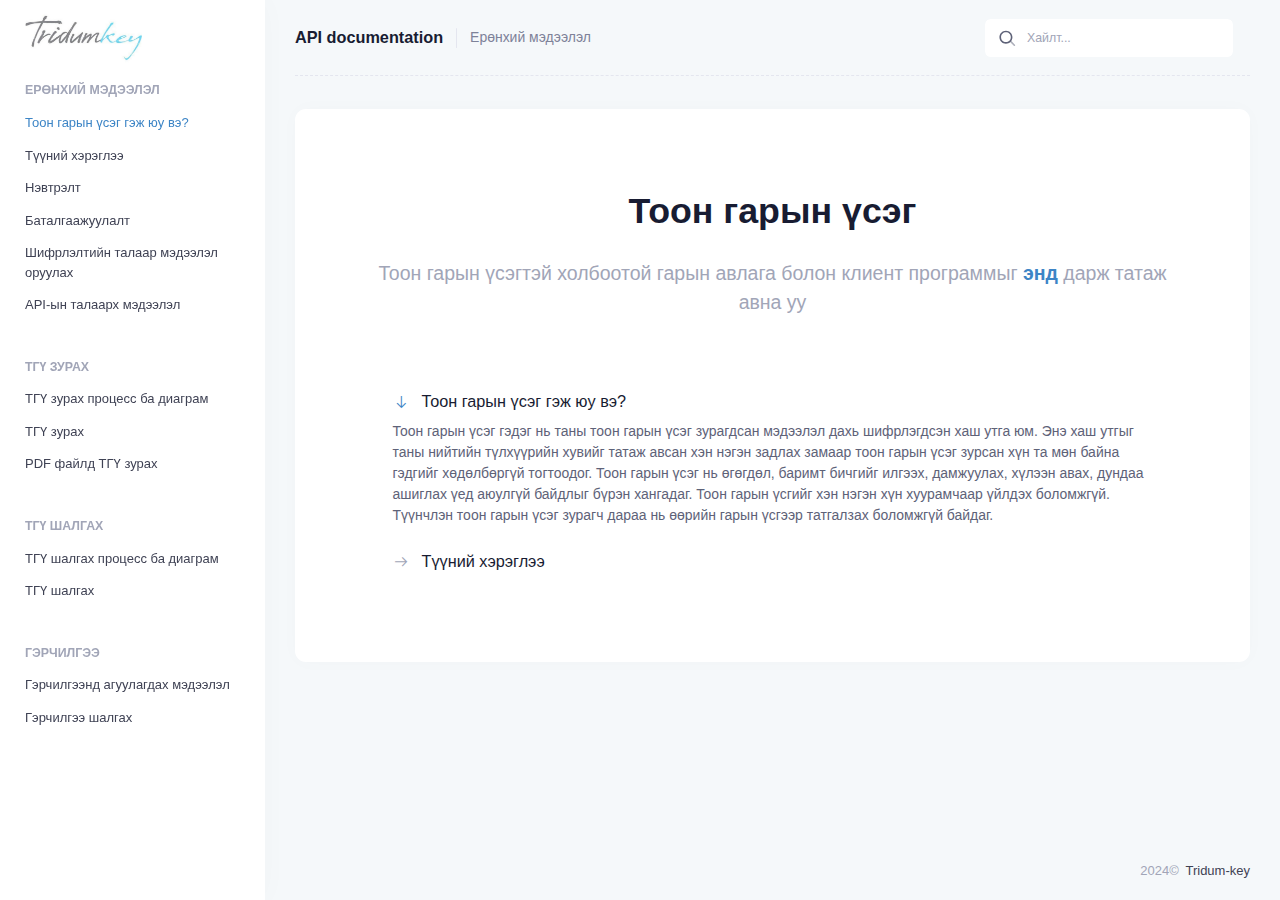
<file: index.html>
<!DOCTYPE html>
<html lang="en">
	<head><base href="../">
		<title>Tridum-Key Documentation</title>
		<meta name="description" content="Тридум кэе тоон гарын үсэг зурах, ашиглах, нэвтрүүлэх, гэрчилгээний талаарх API documentation" />
		<meta name="keywords" content="Tridum key, digital signature, Тоон гарын үсэг" />
		<meta name="viewport" content="width=device-width, initial-scale=1" />
		<meta charset="utf-8" />
		<meta property="og:title" content="Tridum-Key Documentation" />
		<meta property="og:url" content="https://tridumkey.mn/" />
		<meta property="og:site_name" content="Tridum-Key Documentation" />
		<link rel="shortcut icon" href="assets/media/logos/tkey.png" />
        <link rel="preconnect" href="https://fonts.googleapis.com">
        <link rel="preconnect" href="https://fonts.gstatic.com" crossorigin>
        <link href="https://fonts.googleapis.com/css2?family=Roboto:ital,wght@0,100;0,300;0,400;0,500;0,700;0,900;1,100;1,300;1,400;1,500;1,700;1,900&display=swap" rel="stylesheet">
		<link href="assets/plugins/custom/prismjs/prismjs.bundle.css" rel="stylesheet" type="text/css" />
		<link href="assets/plugins/global/plugins.bundle.css" rel="stylesheet" type="text/css" />
		<link href="assets/css/style.bundle.css" rel="stylesheet" type="text/css" />
	</head>
	<body>
		<div class="d-flex flex-column flex-root">
			<div class="docs-page d-flex flex-row flex-column-fluid">
				<div id="kt_docs_aside" class="docs-aside" data-kt-drawer="true" data-kt-drawer-name="aside" data-kt-drawer-activate="{default: true, lg: false}" data-kt-drawer-overlay="true" data-kt-drawer-width="{default:'200px', '300px': '250px'}" data-kt-drawer-direction="start" data-kt-drawer-toggle="#kt_docs_aside_toggle">
					<div class="docs-aside-logo flex-column-auto h-75px" id="kt_docs_aside_logo">
						<a href="../dist/index.html">
							<img alt="Logo" src="assets/media/logos/tridumkey.jpeg" class="h-50px" />
						</a>
					</div>
					<div class="docs-aside-menu flex-column-fluid">
						<div class="hover-scroll-overlay-y mt-5 mb-5 mt-lg-0 mb-lg-5 pe-lg-n2 me-lg-2" id="kt_docs_aside_menu_wrapper" data-kt-scroll="true" data-kt-scroll-activate="{default: false, lg: true}" data-kt-scroll-height="auto" data-kt-scroll-dependencies="#kt_docs_aside_logo" data-kt-scroll-wrappers="#kt_docs_aside_menu" data-kt-scroll-offset="10px">
							<div class="menu menu-column menu-title-gray-800 menu-state-title-primary menu-state-icon-primary menu-state-bullet-primary menu-arrow-gray-500" id="#kt_docs_aside_menu" data-kt-menu="true">
								<div class="menu-item">
									<h4 class="menu-content text-muted mb-0 fs-7 text-uppercase">Ерөнхий мэдээлэл</h4>
								</div>
								<div class="menu-item">
									<a class="menu-link active py-2" href="#digital_signature">
										<span class="menu-title">Тоон гарын үсэг гэж юу вэ?</span>
									</a>
								</div>
								<div class="menu-item">
									<a class="menu-link py-2" href="#use_signature">
										<span class="menu-title">Түүний хэрэглээ</span>
									</a>
								</div>
								<div class="menu-item">
									<a class="menu-link py-2" href="#">
										<span class="menu-title">Нэвтрэлт</span>
									</a>
								</div>
								<div class="menu-item">
									<a class="menu-link py-2" href="#">
										<span class="menu-title">Баталгаажуулалт</span>
									</a>
								</div>
								<div class="menu-item">
									<a class="menu-link py-2" href="#">
										<span class="menu-title">Шифрлэлтийн талаар мэдээлэл оруулах</span>
									</a>
								</div>
								<div class="menu-item">
									<a class="menu-link py-2" href="#" target="blank" data-kt-page="pro">
										<span class="menu-title">API-ын талаарх мэдээлэл</span>
									</a>
								</div>
								<div class="menu-item">
									<div class="h-30px"></div>
								</div>
								<div class="menu-item">
									<h4 class="menu-content text-muted mb-0 fs-7 text-uppercase">ТГҮ зурах</h4>
								</div>
								<div class="menu-item">
									<a class="menu-link py-2" href="signature_draw.html#diagram">
										<span class="menu-title">ТГҮ зурах процесс ба диаграм</span>
									</a>
								</div>
								<div class="menu-item">
									<a class="menu-link py-2" href="signature_draw.html#diagram">
										<span class="menu-title">ТГҮ зурах</span>
									</a>
								</div>
								<div class="menu-item">
									<a class="menu-link py-2" href="signature_draw.html#diagram">
										<span class="menu-title">PDF файлд ТГҮ зурах</span>
									</a>
								</div>
								
								<div class="menu-item">
									<div class="h-30px"></div>
								</div>
								<div class="menu-item">
									<h4 class="menu-content text-muted mb-0 fs-7 text-uppercase">ТГҮ шалгах</h4>
								</div>
								<div class="menu-item">
									<a class="menu-link py-2" href="signature_check.html">
										<span class="menu-title">ТГҮ шалгах процесс ба диаграм</span>
									</a>
								</div>
								<div class="menu-item">
									<a class="menu-link py-2" href="signature_check.html">
										<span class="menu-title">ТГҮ шалгах</span>
									</a>
								</div>
								
								<div class="menu-item">
									<div class="h-30px"></div>
								</div>
								<div class="menu-item">
									<h4 class="menu-content text-muted mb-0 fs-7 text-uppercase">Гэрчилгээ</h4>
								</div>
								<div class="menu-item">
									<a class="menu-link py-2" href="">
										<span class="menu-title">Гэрчилгээнд агуулагдах мэдээлэл</span>
									</a>
								</div>
								<div class="menu-item">
									<a class="menu-link py-2" href="">
										<span class="menu-title">Гэрчилгээ шалгах</span>
									</a>
								</div>
							</div>
						</div>
					</div>
				</div>
				<div class="docs-wrapper d-flex flex-column flex-row-fluid" id="kt_docs_wrapper">
					<div id="kt_docs_header" class="docs-header align-items-stretch mb-2 mb-lg-10">
						<div class="container">
							<div class="d-flex align-items-stretch justify-content-between py-3 h-75px">
								<div class="d-flex align-items-center d-lg-none me-3" title="Show aside menu">
									<div class="btn btn-icon btn-flex btn-active-color-primary" id="kt_docs_aside_toggle">
										<span class="svg-icon svg-icon-2tx mt-1">
											<svg xmlns="http://www.w3.org/2000/svg" width="24" height="24" viewBox="0 0 24 24" fill="none">
												<path d="M21 7H3C2.4 7 2 6.6 2 6V4C2 3.4 2.4 3 3 3H21C21.6 3 22 3.4 22 4V6C22 6.6 21.6 7 21 7Z" fill="black" />
												<path opacity="0.3" d="M21 14H3C2.4 14 2 13.6 2 13V11C2 10.4 2.4 10 3 10H21C21.6 10 22 10.4 22 11V13C22 13.6 21.6 14 21 14ZM22 20V18C22 17.4 21.6 17 21 17H3C2.4 17 2 17.4 2 18V20C2 20.6 2.4 21 3 21H21C21.6 21 22 20.6 22 20Z" fill="black" />
											</svg>
										</span>
									</div>
								</div>
								<div class="d-flex d-lg-none align-items-center flex-grow-1 flex-lg-grow-0 me-lg-15">
									<a href="index.html">
										<img alt="Logo" src="assets/media/logos/tridumkey.png" class="h-50px" />
									</a>
								</div>
								<div class="d-flex align-items-center justify-content-between flex-lg-grow-1">
									<div class="d-flex align-items-center" id="kt_docs_header_title">
										<div class="docs-page-title d-flex flex-column flex-lg-row align-items-lg-center py-5 mb-lg-0" data-kt-swapper="true" data-kt-swapper-mode="prepend" data-kt-swapper-parent="{default: '#kt_docs_content_container', 'lg': '#kt_docs_header_title'}">
											<h1 class="d-flex align-items-center text-dark my-1 fs-4">API documentation</h1>
											<span class="d-none d-lg-block bullet h-20px w-1px bg-secondary mx-4"></span>
											<ul class="breadcrumb breadcrumb-separatorless fw-bold fs-6 my-1">
												<li class="breadcrumb-item text-gray-600">Ерөнхий мэдээлэл</li>
											</ul>
										</div>
									</div>
									<div class="d-flex align-items-center">
										<div id="kt_docs_search" class="d-flex align-items-center w-125px w-md-175px w-lg-250px me-5" data-kt-search-keypress="true" data-kt-search-min-length="2" data-kt-search-enter="enter" data-kt-search-layout="menu" data-kt-menu-trigger="auto" data-kt-menu-permanent="true" data-kt-menu-placement="bottom-end">
											<form data-kt-search-element="form" class="w-100 position-relative" autocomplete="off">
												<input type="hidden" />
												<span class="svg-icon svg-icon-2 svg-icon-gray-700 position-absolute top-50 translate-middle-y ms-4">
													<svg xmlns="http://www.w3.org/2000/svg" width="24" height="24" viewBox="0 0 24 24" fill="none">
														<rect opacity="0.5" x="17.0365" y="15.1223" width="8.15546" height="2" rx="1" transform="rotate(45 17.0365 15.1223)" fill="black" />
														<path d="M11 19C6.55556 19 3 15.4444 3 11C3 6.55556 6.55556 3 11 3C15.4444 3 19 6.55556 19 11C19 15.4444 15.4444 19 11 19ZM11 5C7.53333 5 5 7.53333 5 11C5 14.4667 7.53333 17 11 17C14.4667 17 17 14.4667 17 11C17 7.53333 14.4667 5 11 5Z" fill="black" />
													</svg>
												</span>
												<input type="text" class="form-control form-control-solid h-40px bg-body ps-13 fs-7" name="search" value="" placeholder="Хайлт..." data-kt-search-element="input" />
												<span class="position-absolute top-50 end-0 translate-middle-y lh-0 d-none me-5" data-kt-search-element="spinner">
													<span class="spinner-border h-15px w-15px align-middle text-gray-400"></span>
												</span>
												<span class="btn btn-flush btn-active-color-primary position-absolute top-50 end-0 translate-middle-y lh-0 d-none me-4" data-kt-search-element="clear">
													<span class="svg-icon svg-icon-2 me-0">
														<svg xmlns="http://www.w3.org/2000/svg" width="24" height="24" viewBox="0 0 24 24" fill="none">
															<rect opacity="0.5" x="6" y="17.3137" width="16" height="2" rx="1" transform="rotate(-45 6 17.3137)" fill="black" />
															<rect x="7.41422" y="6" width="16" height="2" rx="1" transform="rotate(45 7.41422 6)" fill="black" />
														</svg>
													</span>
												</span>
											</form>
											<div data-kt-search-element="content" class="menu menu-sub menu-sub-dropdown w-300px w-md-350px py-7 ps-7 pe-5 overflow-hidden">
												<div data-kt-search-element="wrapper">
													<div data-kt-search-element="results" class="d-none">
														<div class="scroll-y mh-200px mh-lg-350px">
															<a href="index.html" data-kt-searchable="true" class="d-none d-flex flex-column text-dark text-hover-primary py-2">
																<span class="fw-bolder fs-5 mb-0">Ерөнхий мэдээлэл</span>
																<span class="fw-bold fs-base text-muted">Тоон гарын үсэг гэж юу вэ?</span>
															</a>
															<a href="index.html" data-kt-searchable="true" class="d-none d-flex flex-column text-dark text-hover-primary py-2">
																<span class="fw-bolder fs-5 mb-0">Ерөнхий мэдээлэл</span>
																<span class="fw-bold fs-base text-muted">Түүний хэрэглээ</span>
															</a>
															<a href="index.html" data-kt-searchable="true" class="d-none d-flex flex-column text-dark text-hover-primary py-2">
																<span class="fw-bolder fs-5 mb-0">Ерөнхий мэдээлэл</span>
																<span class="fw-bold fs-base text-muted">нэвтрэлт</span>
															</a>
                                                            <a href="../dist/documentation/getting-started/dark-mode.html" data-kt-searchable="true" class="d-none d-flex flex-column text-dark text-hover-primary py-2">
																<span class="fw-bolder fs-5 mb-0">Тоон гарын үсэг зурах</span>
																<span class="fw-bold fs-base text-muted">ТГҮ зурах &amp; ТГҮ зурах процесс ба диаграм</span>
															</a>
															<a href="../dist/documentation/forms/select2.html" data-kt-searchable="true" class="d-none d-flex flex-column text-dark text-hover-primary py-2">
																<span class="fw-bolder fs-5 mb-0">Тоон гарын үсэг шалгах</span>
																<span class="fw-bold fs-base text-muted">ТГҮ шалгах ТГҮ шалгах процесс ба диаграм</span>
															</a>
															<a href="../dist/documentation/forms/flatpickr.html" data-kt-searchable="true" class="d-none d-flex flex-column text-dark text-hover-primary py-2">
																<span class="fw-bolder fs-5 mb-0">Гэрчилгээ</span>
																<span class="fw-bold fs-base text-muted">Гэрчилгээ шалгах</span>
															</a>
														</div>
													</div>
													<div class="mb-0" data-kt-search-element="main">
														<div class="d-flex flex-stack fw-bold mb-2">
															<span class="text-muted fs-base me-2">Эрэлттэй:</span>
														</div>
														<div class="scroll-y mh-200px mh-lg-325px">
															<a href="../dist/documentation/getting-started/dark-mode.html" class="d-flex flex-column text-dark text-hover-primary py-2">
																<span class="fw-bolder fs-5 mb-0">Тоон гарын үсэг зурах</span>
																<span class="fw-bold fs-base text-muted">ТГҮ зурах &amp; ТГҮ зурах процесс ба диаграм</span>
															</a>
															<a href="../dist/documentation/forms/select2.html" class="d-flex flex-column text-dark text-hover-primary py-2">
																<span class="fw-bolder fs-5 mb-0">ТГҮ шалгах</span>
																<span class="fw-bold fs-base text-muted">ТГҮ шалгах ТГҮ шалгах процесс ба диаграм</span>
															</a>
															<a href="../dist/documentation/forms/flatpickr.html" class="d-flex flex-column text-dark text-hover-primary py-2">
																<span class="fw-bolder fs-5 mb-0">Гэрчилгээ</span>
																<span class="fw-bold fs-base text-muted">Гэрчилгээ шалгах</span>
															</a>
														</div>
													</div>
													<div data-kt-search-element="empty" class="text-center d-none">
														<div class="pt-10 pb-5">
															<span class="svg-icon svg-icon-4x opacity-50">
																<svg xmlns="http://www.w3.org/2000/svg" width="24" height="24" viewBox="0 0 24 24" fill="none">
																	<path opacity="0.3" d="M14 2H6C4.89543 2 4 2.89543 4 4V20C4 21.1046 4.89543 22 6 22H18C19.1046 22 20 21.1046 20 20V8L14 2Z" fill="black" />
																	<path d="M20 8L14 2V6C14 7.10457 14.8954 8 16 8H20Z" fill="black" />
																	<rect x="13.6993" y="13.6656" width="4.42828" height="1.73089" rx="0.865447" transform="rotate(45 13.6993 13.6656)" fill="black" />
																	<path d="M15 12C15 14.2 13.2 16 11 16C8.8 16 7 14.2 7 12C7 9.8 8.8 8 11 8C13.2 8 15 9.8 15 12ZM11 9.6C9.68 9.6 8.6 10.68 8.6 12C8.6 13.32 9.68 14.4 11 14.4C12.32 14.4 13.4 13.32 13.4 12C13.4 10.68 12.32 9.6 11 9.6Z" fill="black" />
																</svg>
															</span>
														</div>
														<div class="pb-15 fw-bold">
															<h3 class="text-gray-600 fs-5 mb-2">Үр дүн олдсонгүй</h3>
														</div>
													</div>
												</div>
											</div>
										</div>
									</div>
								</div>
							</div>
							<div class="border-gray-300 border-bottom border-bottom-dashed"></div>
						</div>
					</div>
					<div class="docs-content d-flex flex-column flex-column-fluid" id="kt_docs_content">
						<div class="container" id="kt_docs_content_container">
							<div class="card mb-2">
								<div class="card-body fs-6 py-15 px-10 py-lg-15 px-lg-15 text-gray-700">
									<div class="px-md-10 pt-md-10 pb-md-5">
										<div class="text-center mb-20">
											<h1 class="fs-2tx fw-bolder mb-8">Тоон гарын үсэг</h1>
											<div class="fw-bold fs-2 text-gray-500 mb-10">Тоон гарын үсэгтэй холбоотой гарын авлага болон клиент программыг 
                                                <span class="fw-bolder text-gray-900"><a href="https://tridumkey.mn/zaavar/" target="_blank">энд</a></span> дарж татаж авна уу</div>
										</div>
                                        <div class="accordion accordion-icon-toggle px-5" id="general">
                                            <div class="mb-5">
                                                <div class="accordion-header py-3 d-flex" data-bs-toggle="collapse" data-bs-target="#digital_signature">
                                                    <span class="accordion-icon">
                                                        <i class="las la-arrow-right fs-4"></i><span class="path1"></span><span class="path2"></span></i>
                                                    </span>
                                                    <h3 class="fs-4 fw-bold mb-0 ms-4">Тоон гарын үсэг гэж юу вэ?</h3>
                                                </div>
                                                <div id="digital_signature" class="fs-6 collapse show" data-bs-parent="#general">
                                                    Тоон гарын үсэг гэдэг нь таны тоон гарын үсэг зурагдсан мэдээлэл дахь шифрлэгдсэн хаш утга юм. Энэ хаш утгыг таны нийтийн түлхүүрийн хувийг татаж авсан хэн нэгэн задлах замаар тоон гарын үсэг зурсан хүн та мөн байна гэдгийг хөдөлбөргүй тогтоодог. Тоон гарын үсэг нь өгөгдөл, баримт бичгийг илгээх, дамжуулах, хүлээн авах, дундаа ашиглах үед  аюулгүй байдлыг бүрэн хангадаг. Тоон гарын үсгийг хэн нэгэн хүн хуурамчаар үйлдэх боломжгүй. Түүнчлэн тоон гарын үсэг зурагч дараа нь өөрийн гарын үсгээр татгалзах боломжгүй байдаг.
                                                </div>
                                            </div>
                                            <div class="mb-5">
                                                <div class="accordion-header py-3 d-flex collapsed" data-bs-toggle="collapse" data-bs-target="#use_signature">
                                                    <span class="accordion-icon">
                                                        <i class="las la-arrow-right fs-4"></i><span class="path1"></span><span class="path2"></span></i>
                                                    </span>
                                                    <h3 class="fs-4 fw-bold mb-0 ms-4">Түүний хэрэглээ</h3>
                                                </div>
                                                <div id="use_signature" class="collapse fs-6 ps-10" data-bs-parent="#general">
                                                    Тоон гарын үсэг хэрэглээнд нэвтэрч эхэлснээр бид цаг хугацаа, орон зайнаас үл хамааран хоорондоо цахим хэлбэрээр гэрээ хэлцэл хийх, албан байгууллагад өргөдөл, гомдол гаргах, банк санхүү, даатгалын байгууллагуудтай цахимаар харилцах гэх мэт олон боломжууд нээгдэж, цаг хугацаа, зардалаа хэмнэнэ.
                                                </div>
                                            </div>
                                        </div>
									</div>
								</div>
							</div>
						</div>
					</div>
					<div class="py-4 d-flex flex-lg-column py-6" id="kt_footer">
						<div class="container d-flex flex-column flex-md-row align-items-center justify-content-end">
							<div class="text-dark order-2 order-md-1">
								<span class="text-muted fw-bold me-1">2024©</span>
								<a href="https://tridumkey.mn/" target="_blank" class="text-gray-800 text-hover-primary">Tridum-key</a>
							</div>
						</div>
					</div>
				</div>
			</div>
		</div>
		<div id="kt_scrolltop" class="scrolltop" data-kt-scrolltop="true">
			<span class="svg-icon">
				<svg xmlns="http://www.w3.org/2000/svg" width="24" height="24" viewBox="0 0 24 24" fill="none">
					<rect opacity="0.5" x="13" y="6" width="13" height="2" rx="1" transform="rotate(90 13 6)" fill="black" />
					<path d="M12.5657 8.56569L16.75 12.75C17.1642 13.1642 17.8358 13.1642 18.25 12.75C18.6642 12.3358 18.6642 11.6642 18.25 11.25L12.7071 5.70711C12.3166 5.31658 11.6834 5.31658 11.2929 5.70711L5.75 11.25C5.33579 11.6642 5.33579 12.3358 5.75 12.75C6.16421 13.1642 6.83579 13.1642 7.25 12.75L11.4343 8.56569C11.7467 8.25327 12.2533 8.25327 12.5657 8.56569Z" fill="black" />
				</svg>
			</span>
		</div>
		<script>var hostUrl = "assets/";</script>
		<script src="assets/plugins/global/plugins.bundle.js"></script>
		<script src="assets/js/scripts.bundle.js"></script>
		<script src="assets/plugins/custom/prismjs/prismjs.bundle.js"></script>
		<script src="assets/js/custom/documentation/documentation.js"></script>
		<script src="assets/js/custom/documentation/search.js"></script>
	</body>
</html>
</file>
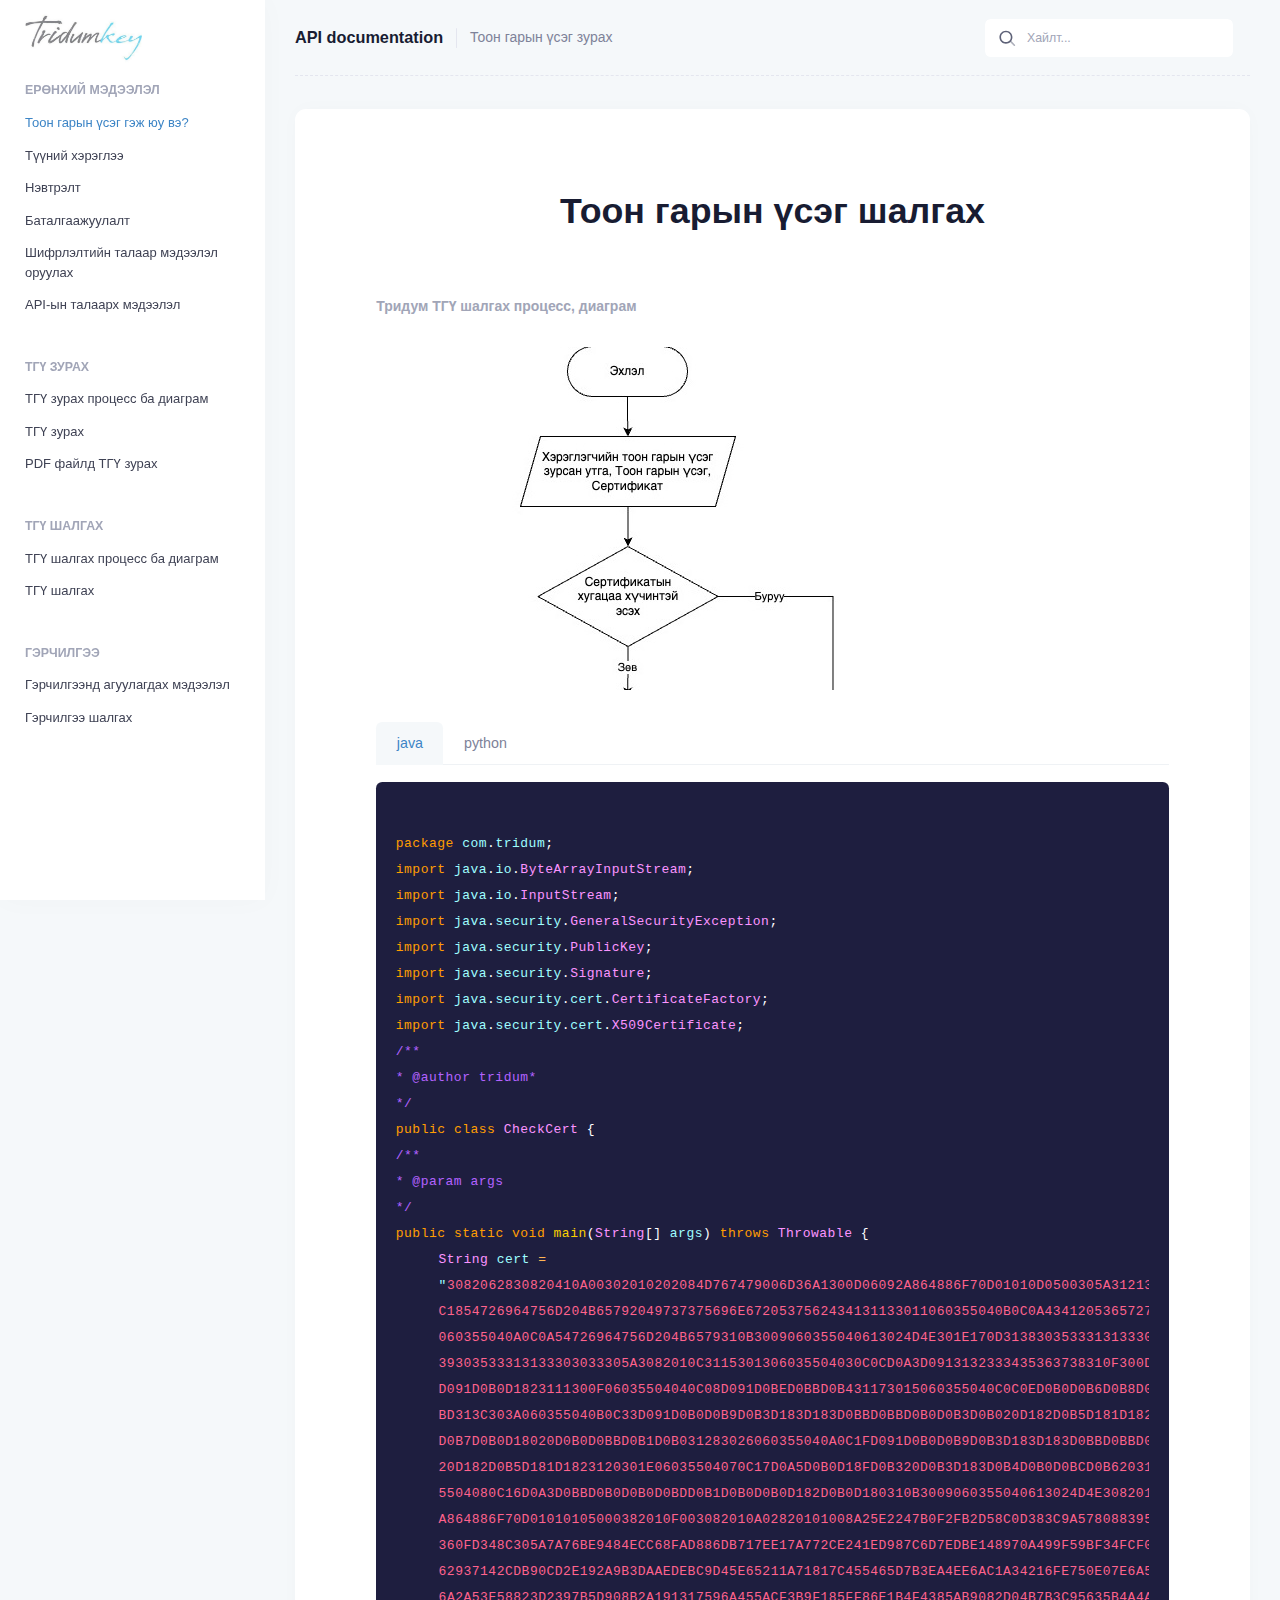
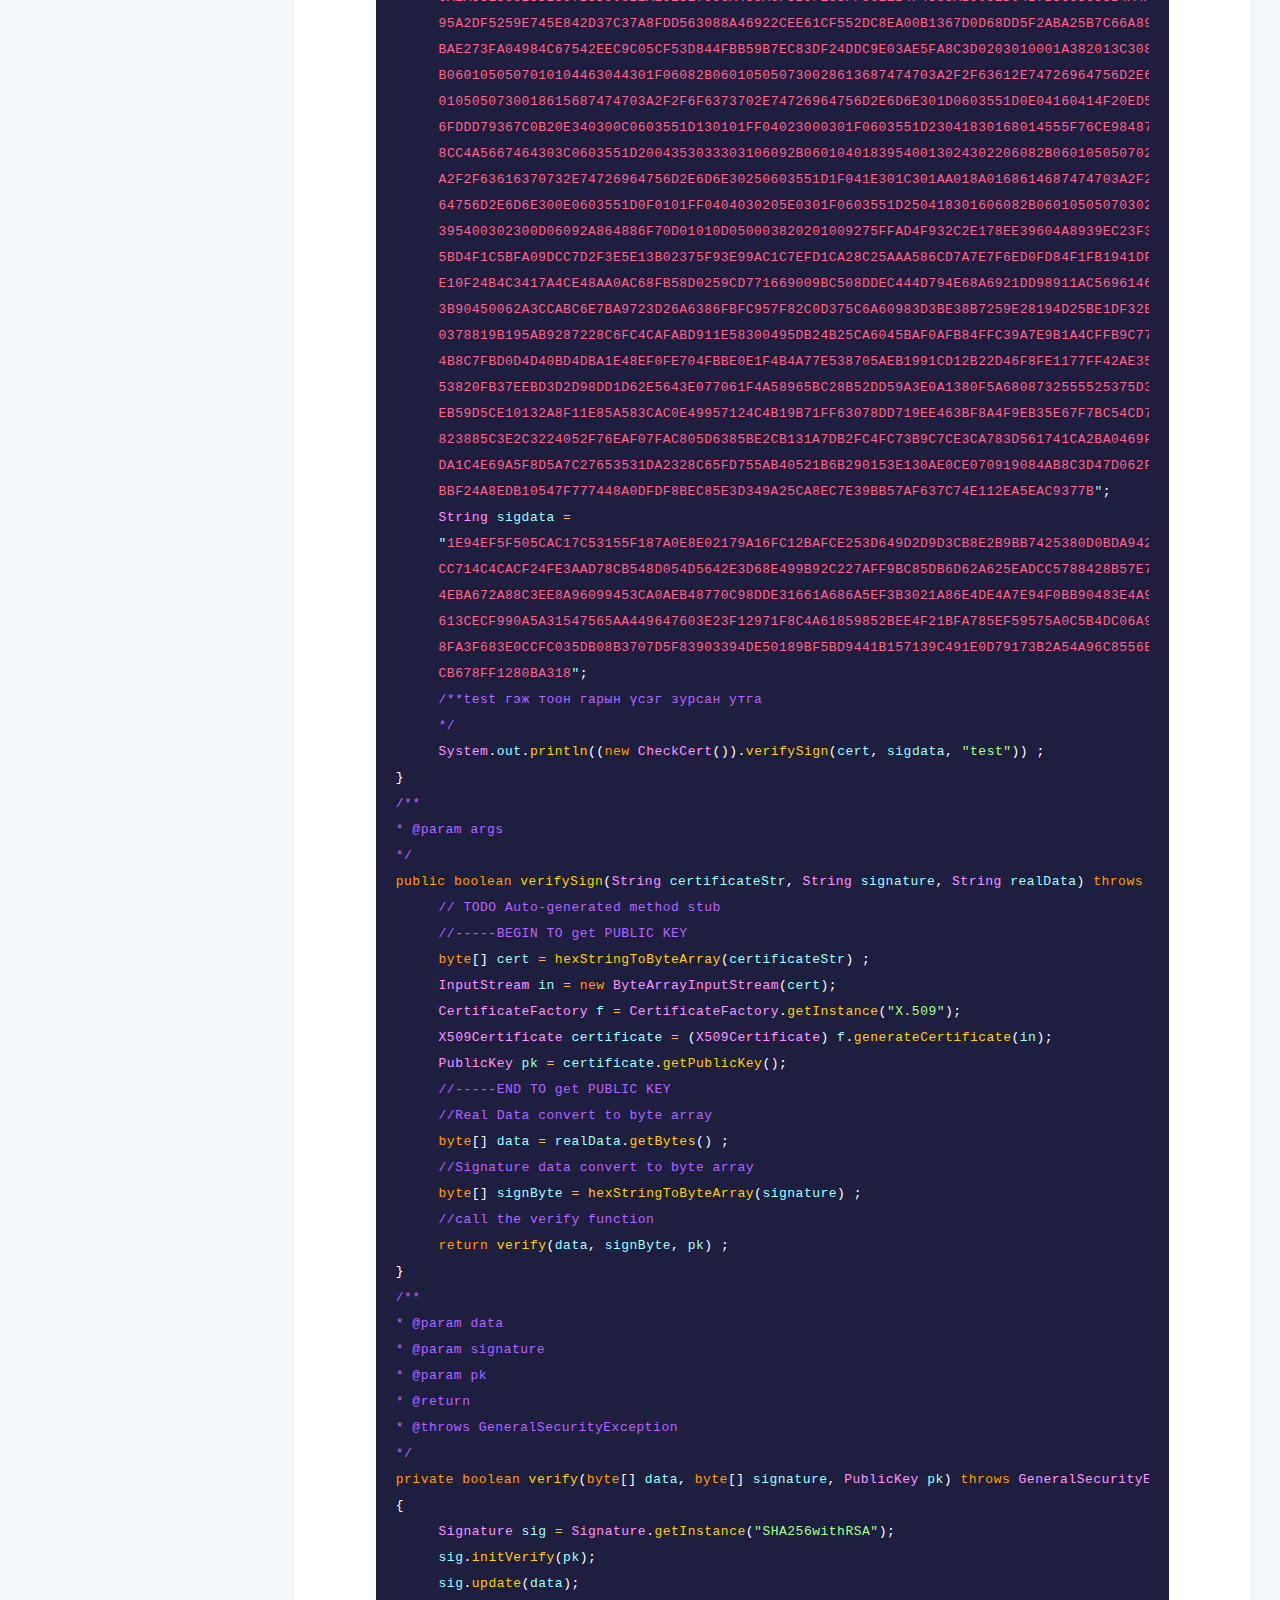
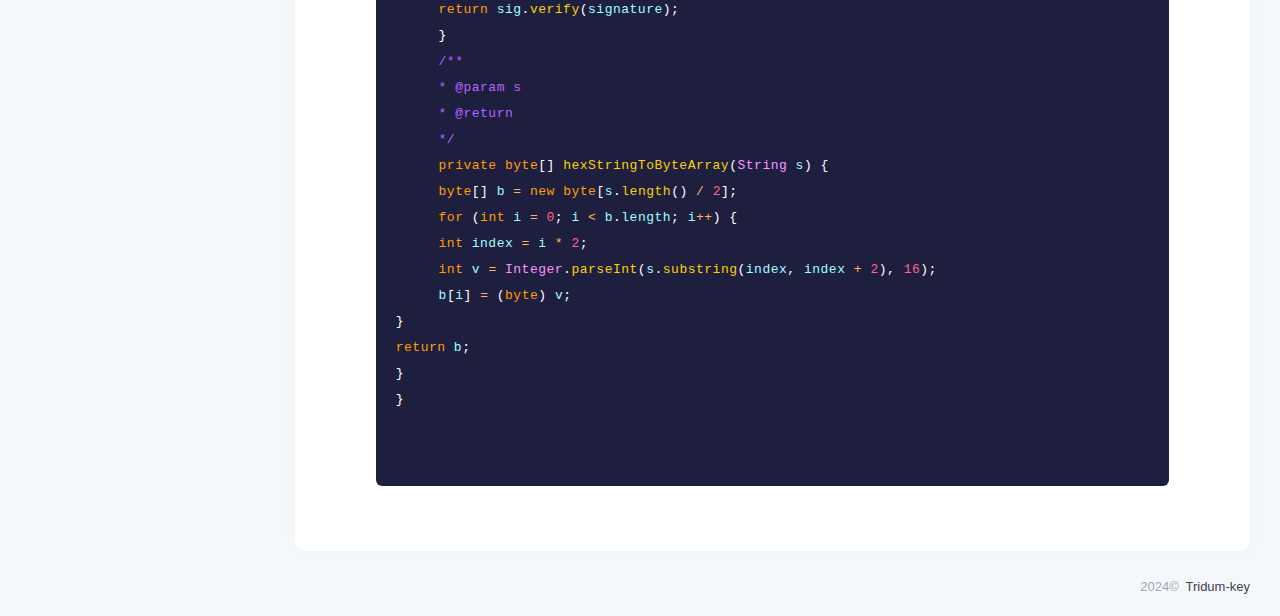
<file: signature_check.html>
<!DOCTYPE html>
<html lang="en">
	<head><base href="../">
		<title>Tridum-Key Documentation</title>
		<meta name="description" content="Тридум кэе тоон гарын үсэг зурах, ашиглах, нэвтрүүлэх, гэрчилгээний талаарх API documentation" />
		<meta name="keywords" content="Tridum key, digital signature, Тоон гарын үсэг" />
		<meta name="viewport" content="width=device-width, initial-scale=1" />
		<meta charset="utf-8" />
		<meta property="og:title" content="Tridum-Key Documentation" />
		<meta property="og:url" content="https://tridumkey.mn/" />
		<meta property="og:site_name" content="Tridum-Key Documentation" />
		<link rel="shortcut icon" href="assets/media/logos/tkey.png" />
        <link rel="preconnect" href="https://fonts.googleapis.com">
        <link rel="preconnect" href="https://fonts.gstatic.com" crossorigin>
        <link href="https://fonts.googleapis.com/css2?family=Roboto:ital,wght@0,100;0,300;0,400;0,500;0,700;0,900;1,100;1,300;1,400;1,500;1,700;1,900&display=swap" rel="stylesheet">
		<link href="assets/plugins/custom/prismjs/prismjs.bundle.css" rel="stylesheet" type="text/css" />
		<link href="assets/plugins/global/plugins.bundle.css" rel="stylesheet" type="text/css" />
		<link href="assets/css/style.bundle.css" rel="stylesheet" type="text/css" />
		<style>
			#preview {
				position:absolute;
				border:1px solid #ccc;
				background:white;
				padding:5px;
				display: none;
				color:#fff
			}
		</style>
	</head>
	<body>
		<div class="d-flex flex-column flex-root">
			<div class="docs-page d-flex flex-row flex-column-fluid">
				<div id="kt_docs_aside" class="docs-aside" data-kt-drawer="true" data-kt-drawer-name="aside" data-kt-drawer-activate="{default: true, lg: false}" data-kt-drawer-overlay="true" data-kt-drawer-width="{default:'200px', '300px': '250px'}" data-kt-drawer-direction="start" data-kt-drawer-toggle="#kt_docs_aside_toggle">
					<div class="docs-aside-logo flex-column-auto h-75px" id="kt_docs_aside_logo">
						<a href="../dist/index.html">
							<img alt="Logo" src="assets/media/logos/tridumkey.jpeg" class="h-50px" />
						</a>
					</div>
					<div class="docs-aside-menu flex-column-fluid">
						<div class="hover-scroll-overlay-y mt-5 mb-5 mt-lg-0 mb-lg-5 pe-lg-n2 me-lg-2" id="kt_docs_aside_menu_wrapper" data-kt-scroll="true" data-kt-scroll-activate="{default: false, lg: true}" data-kt-scroll-height="auto" data-kt-scroll-dependencies="#kt_docs_aside_logo" data-kt-scroll-wrappers="#kt_docs_aside_menu" data-kt-scroll-offset="10px">
							<div class="menu menu-column menu-title-gray-800 menu-state-title-primary menu-state-icon-primary menu-state-bullet-primary menu-arrow-gray-500" id="#kt_docs_aside_menu" data-kt-menu="true">
								<div class="menu-item">
									<h4 class="menu-content text-muted mb-0 fs-7 text-uppercase">Ерөнхий мэдээлэл</h4>
								</div>
								<div class="menu-item">
									<a class="menu-link active py-2" href="index.html#digital_signature">
										<span class="menu-title">Тоон гарын үсэг гэж юу вэ?</span>
									</a>
								</div>
								<div class="menu-item">
									<a class="menu-link py-2" href="index.html#use_signature">
										<span class="menu-title">Түүний хэрэглээ</span>
									</a>
								</div>
								<div class="menu-item">
									<a class="menu-link py-2" href="index.html#">
										<span class="menu-title">Нэвтрэлт</span>
									</a>
								</div>
								<div class="menu-item">
									<a class="menu-link py-2" href="index.html#">
										<span class="menu-title">Баталгаажуулалт</span>
									</a>
								</div>
								<div class="menu-item">
									<a class="menu-link py-2" href="index.html#">
										<span class="menu-title">Шифрлэлтийн талаар мэдээлэл оруулах</span>
									</a>
								</div>
								<div class="menu-item">
									<a class="menu-link py-2" href="index.html#" target="blank" data-kt-page="pro">
										<span class="menu-title">API-ын талаарх мэдээлэл</span>
									</a>
								</div>
								<div class="menu-item">
									<div class="h-30px"></div>
								</div>
								<div class="menu-item">
									<h4 class="menu-content text-muted mb-0 fs-7 text-uppercase">ТГҮ зурах</h4>
								</div>
								<div class="menu-item">
									<a class="menu-link py-2" href="signature_draw.html">
										<span class="menu-title">ТГҮ зурах процесс ба диаграм</span>
									</a>
								</div>
								<div class="menu-item">
									<a class="menu-link py-2" href="signature_draw.html">
										<span class="menu-title">ТГҮ зурах</span>
									</a>
								</div>
								<div class="menu-item">
									<a class="menu-link py-2" href="signature_draw.html">
										<span class="menu-title">PDF файлд ТГҮ зурах</span>
									</a>
								</div>
								
								<div class="menu-item">
									<div class="h-30px"></div>
								</div>
								<div class="menu-item">
									<h4 class="menu-content text-muted mb-0 fs-7 text-uppercase">ТГҮ шалгах</h4>
								</div>
								<div class="menu-item">
									<a class="menu-link py-2" href="signature_check.html#diagram">
										<span class="menu-title">ТГҮ шалгах процесс ба диаграм</span>
									</a>
								</div>
								<div class="menu-item">
									<a class="menu-link py-2" href="signature_check.html#diagram">
										<span class="menu-title">ТГҮ шалгах</span>
									</a>
								</div>
								
								<div class="menu-item">
									<div class="h-30px"></div>
								</div>
								<div class="menu-item">
									<h4 class="menu-content text-muted mb-0 fs-7 text-uppercase">Гэрчилгээ</h4>
								</div>
								<div class="menu-item">
									<a class="menu-link py-2" href="#">
										<span class="menu-title">Гэрчилгээнд агуулагдах мэдээлэл</span>
									</a>
								</div>
								<div class="menu-item">
									<a class="menu-link py-2" href="#">
										<span class="menu-title">Гэрчилгээ шалгах</span>
									</a>
								</div>
							</div>
						</div>
					</div>
				</div>
				<div class="docs-wrapper d-flex flex-column flex-row-fluid" id="kt_docs_wrapper">
					<div id="kt_docs_header" class="docs-header align-items-stretch mb-2 mb-lg-10">
						<div class="container">
							<div class="d-flex align-items-stretch justify-content-between py-3 h-75px">
								<div class="d-flex align-items-center d-lg-none me-3" title="Show aside menu">
									<div class="btn btn-icon btn-flex btn-active-color-primary" id="kt_docs_aside_toggle">
										<span class="svg-icon svg-icon-2tx mt-1">
											<svg xmlns="http://www.w3.org/2000/svg" width="24" height="24" viewBox="0 0 24 24" fill="none">
												<path d="M21 7H3C2.4 7 2 6.6 2 6V4C2 3.4 2.4 3 3 3H21C21.6 3 22 3.4 22 4V6C22 6.6 21.6 7 21 7Z" fill="black" />
												<path opacity="0.3" d="M21 14H3C2.4 14 2 13.6 2 13V11C2 10.4 2.4 10 3 10H21C21.6 10 22 10.4 22 11V13C22 13.6 21.6 14 21 14ZM22 20V18C22 17.4 21.6 17 21 17H3C2.4 17 2 17.4 2 18V20C2 20.6 2.4 21 3 21H21C21.6 21 22 20.6 22 20Z" fill="black" />
											</svg>
										</span>
									</div>
								</div>
								<div class="d-flex d-lg-none align-items-center flex-grow-1 flex-lg-grow-0 me-lg-15">
									<a href="index.html">
										<img alt="Logo" src="assets/media/logos/tridumkey.png" class="h-50px" />
									</a>
								</div>
								<div class="d-flex align-items-center justify-content-between flex-lg-grow-1">
									<div class="d-flex align-items-center" id="kt_docs_header_title">
										<div class="docs-page-title d-flex flex-column flex-lg-row align-items-lg-center py-5 mb-lg-0" data-kt-swapper="true" data-kt-swapper-mode="prepend" data-kt-swapper-parent="{default: '#kt_docs_content_container', 'lg': '#kt_docs_header_title'}">
											<h1 class="d-flex align-items-center text-dark my-1 fs-4">API documentation</h1>
											<span class="d-none d-lg-block bullet h-20px w-1px bg-secondary mx-4"></span>
											<ul class="breadcrumb breadcrumb-separatorless fw-bold fs-6 my-1">
												<li class="breadcrumb-item text-gray-600">Тоон гарын үсэг зурах</li>
											</ul>
										</div>
									</div>
									<div class="d-flex align-items-center">
										<div id="kt_docs_search" class="d-flex align-items-center w-125px w-md-175px w-lg-250px me-5" data-kt-search-keypress="true" data-kt-search-min-length="2" data-kt-search-enter="enter" data-kt-search-layout="menu" data-kt-menu-trigger="auto" data-kt-menu-permanent="true" data-kt-menu-placement="bottom-end">
											<form data-kt-search-element="form" class="w-100 position-relative" autocomplete="off">
												<input type="hidden" />
												<span class="svg-icon svg-icon-2 svg-icon-gray-700 position-absolute top-50 translate-middle-y ms-4">
													<svg xmlns="http://www.w3.org/2000/svg" width="24" height="24" viewBox="0 0 24 24" fill="none">
														<rect opacity="0.5" x="17.0365" y="15.1223" width="8.15546" height="2" rx="1" transform="rotate(45 17.0365 15.1223)" fill="black" />
														<path d="M11 19C6.55556 19 3 15.4444 3 11C3 6.55556 6.55556 3 11 3C15.4444 3 19 6.55556 19 11C19 15.4444 15.4444 19 11 19ZM11 5C7.53333 5 5 7.53333 5 11C5 14.4667 7.53333 17 11 17C14.4667 17 17 14.4667 17 11C17 7.53333 14.4667 5 11 5Z" fill="black" />
													</svg>
												</span>
												<input type="text" class="form-control form-control-solid h-40px bg-body ps-13 fs-7" name="search" value="" placeholder="Хайлт..." data-kt-search-element="input" />
												<span class="position-absolute top-50 end-0 translate-middle-y lh-0 d-none me-5" data-kt-search-element="spinner">
													<span class="spinner-border h-15px w-15px align-middle text-gray-400"></span>
												</span>
												<span class="btn btn-flush btn-active-color-primary position-absolute top-50 end-0 translate-middle-y lh-0 d-none me-4" data-kt-search-element="clear">
													<span class="svg-icon svg-icon-2 me-0">
														<svg xmlns="http://www.w3.org/2000/svg" width="24" height="24" viewBox="0 0 24 24" fill="none">
															<rect opacity="0.5" x="6" y="17.3137" width="16" height="2" rx="1" transform="rotate(-45 6 17.3137)" fill="black" />
															<rect x="7.41422" y="6" width="16" height="2" rx="1" transform="rotate(45 7.41422 6)" fill="black" />
														</svg>
													</span>
												</span>
											</form>
											<div data-kt-search-element="content" class="menu menu-sub menu-sub-dropdown w-300px w-md-350px py-7 ps-7 pe-5 overflow-hidden">
												<div data-kt-search-element="wrapper">
													<div data-kt-search-element="results" class="d-none">
														<div class="scroll-y mh-200px mh-lg-350px">
															<a href="index.html" data-kt-searchable="true" class="d-none d-flex flex-column text-dark text-hover-primary py-2">
																<span class="fw-bolder fs-5 mb-0">Ерөнхий мэдээлэл</span>
																<span class="fw-bold fs-base text-muted">Тоон гарын үсэг гэж юу вэ?</span>
															</a>
															<a href="index.html" data-kt-searchable="true" class="d-none d-flex flex-column text-dark text-hover-primary py-2">
																<span class="fw-bolder fs-5 mb-0">Ерөнхий мэдээлэл</span>
																<span class="fw-bold fs-base text-muted">Түүний хэрэглээ</span>
															</a>
															<a href="index.html" data-kt-searchable="true" class="d-none d-flex flex-column text-dark text-hover-primary py-2">
																<span class="fw-bolder fs-5 mb-0">Ерөнхий мэдээлэл</span>
																<span class="fw-bold fs-base text-muted">нэвтрэлт</span>
															</a>
                                                            <a href="../dist/documentation/getting-started/dark-mode.html" data-kt-searchable="true" class="d-none d-flex flex-column text-dark text-hover-primary py-2">
																<span class="fw-bolder fs-5 mb-0">Тоон гарын үсэг зурах</span>
																<span class="fw-bold fs-base text-muted">ТГҮ зурах &amp; ТГҮ зурах процесс ба диаграм</span>
															</a>
															<a href="../dist/documentation/forms/select2.html" data-kt-searchable="true" class="d-none d-flex flex-column text-dark text-hover-primary py-2">
																<span class="fw-bolder fs-5 mb-0">Тоон гарын үсэг шалгах</span>
																<span class="fw-bold fs-base text-muted">ТГҮ шалгах ТГҮ шалгах процесс ба диаграм</span>
															</a>
															<a href="../dist/documentation/forms/flatpickr.html" data-kt-searchable="true" class="d-none d-flex flex-column text-dark text-hover-primary py-2">
																<span class="fw-bolder fs-5 mb-0">Гэрчилгээ</span>
																<span class="fw-bold fs-base text-muted">Гэрчилгээ шалгах</span>
															</a>
														</div>
													</div>
													<div class="mb-0" data-kt-search-element="main">
														<div class="d-flex flex-stack fw-bold mb-2">
															<span class="text-muted fs-base me-2">Эрэлттэй:</span>
														</div>
														<div class="scroll-y mh-200px mh-lg-325px">
															<a href="../dist/documentation/getting-started/dark-mode.html" class="d-flex flex-column text-dark text-hover-primary py-2">
																<span class="fw-bolder fs-5 mb-0">Тоон гарын үсэг зурах</span>
																<span class="fw-bold fs-base text-muted">ТГҮ зурах &amp; ТГҮ зурах процесс ба диаграм</span>
															</a>
															<a href="../dist/documentation/forms/select2.html" class="d-flex flex-column text-dark text-hover-primary py-2">
																<span class="fw-bolder fs-5 mb-0">ТГҮ шалгах</span>
																<span class="fw-bold fs-base text-muted">ТГҮ шалгах ТГҮ шалгах процесс ба диаграм</span>
															</a>
															<a href="../dist/documentation/forms/flatpickr.html" class="d-flex flex-column text-dark text-hover-primary py-2">
																<span class="fw-bolder fs-5 mb-0">Гэрчилгээ</span>
																<span class="fw-bold fs-base text-muted">Гэрчилгээ шалгах</span>
															</a>
														</div>
													</div>
													<div data-kt-search-element="empty" class="text-center d-none">
														<div class="pt-10 pb-5">
															<span class="svg-icon svg-icon-4x opacity-50">
																<svg xmlns="http://www.w3.org/2000/svg" width="24" height="24" viewBox="0 0 24 24" fill="none">
																	<path opacity="0.3" d="M14 2H6C4.89543 2 4 2.89543 4 4V20C4 21.1046 4.89543 22 6 22H18C19.1046 22 20 21.1046 20 20V8L14 2Z" fill="black" />
																	<path d="M20 8L14 2V6C14 7.10457 14.8954 8 16 8H20Z" fill="black" />
																	<rect x="13.6993" y="13.6656" width="4.42828" height="1.73089" rx="0.865447" transform="rotate(45 13.6993 13.6656)" fill="black" />
																	<path d="M15 12C15 14.2 13.2 16 11 16C8.8 16 7 14.2 7 12C7 9.8 8.8 8 11 8C13.2 8 15 9.8 15 12ZM11 9.6C9.68 9.6 8.6 10.68 8.6 12C8.6 13.32 9.68 14.4 11 14.4C12.32 14.4 13.4 13.32 13.4 12C13.4 10.68 12.32 9.6 11 9.6Z" fill="black" />
																</svg>
															</span>
														</div>
														<div class="pb-15 fw-bold">
															<h3 class="text-gray-600 fs-5 mb-2">Үр дүн олдсонгүй</h3>
														</div>
													</div>
												</div>
											</div>
										</div>
									</div>
								</div>
							</div>
							<div class="border-gray-300 border-bottom border-bottom-dashed"></div>
						</div>
					</div>
					<div class="docs-content d-flex flex-column flex-column-fluid" id="kt_docs_content">
						<div class="container" id="kt_docs_content_container">
							<div class="card mb-2">
								<div class="card-body fs-6 py-15 px-10 py-lg-15 px-lg-15 text-gray-700">
									<div class="px-md-10 pt-md-10 pb-md-5">
										<div class="text-center mb-20">
											<h1 class="fs-2tx fw-bolder mb-8">Тоон гарын үсэг шалгах</h1>
										</div>
										<div class="mt-5 mb-10">
											<h6 class="text-start title text-muted" id="diagram">Тридум ТГҮ шалгах процесс, диаграм</h6>
											<div class="diagram d-flex justify-content-start mt-10">
												<a href="assets/media/imgs/checkprocess.jpg" class="preview" target="_blank">
													<img src="assets/media/imgs/checkprocesscropped.jpg" class="check-process">
												</a>
											</div>
										</div>
										<div class="mb-5">
											<div class="d-grid">
												<ul class="nav nav-tabs flex-nowrap text-nowrap">
													<li class="nav-item">
														<a class="nav-link btn btn-active-light active btn-color-gray-600 btn-active-color-primary rounded-bottom-0" data-bs-toggle="tab" href="#java_code">java</a>
													</li>
													<li class="nav-item">
														<a class="nav-link btn btn-active-light btn-color-gray-600 btn-active-color-primary rounded-bottom-0" data-bs-toggle="tab" href="#python_code">python</a>
													</li>
												</ul>
											</div>
										</div>
										<div class="tab-content" id="myTabContent">
											<div class="tab-pane fade show active" id="java_code" role="tabpanel">
												<div class="py-0">
													<div class="highlight">
														<button class="highlight-copy btn" data-bs-toggle="tooltip" title="Код хуулах">хуулах</button>
														<div class="highlight-code">
															<pre class="language-java">
																<code class="language-java">
package com.tridum;
import java.io.ByteArrayInputStream;
import java.io.InputStream;
import java.security.GeneralSecurityException;
import java.security.PublicKey;
import java.security.Signature;
import java.security.cert.CertificateFactory;
import java.security.cert.X509Certificate;
/**
* @author tridum*
*/
public class CheckCert {
/**
* @param args
*/
public static void main(String[] args) throws Throwable {
	String cert =
	"3082062830820410A00302010202084D767479006D36A1300D06092A864886F70D01010D0500305A3121301F06035504030
	C1854726964756D204B65792049737375696E6720537562434131133011060355040B0C0A4341205365727669636531133011
	060355040A0C0A54726964756D204B6579310B3009060355040613024D4E301E170D3138303533313133303033305A170D31
	39303533313133303033305A3082010C3115301306035504030C0CD0A3D0913132333435363738310F300D060355042A0C06
	D091D0B0D1823111300F06035504040C08D091D0BED0BBD0B431173015060355040C0C0ED0B0D0B6D0B8D0BBD182D0B0D0
	BD313C303A060355040B0C33D091D0B0D0B9D0B3D183D183D0BBD0BBD0B0D0B3D0B020D182D0B5D181D18220D0B3D0B0
	D0B7D0B0D18020D0B0D0BBD0B1D0B031283026060355040A0C1FD091D0B0D0B9D0B3D183D183D0BBD0BBD0B0D0B3D0B0
	20D182D0B5D181D1823120301E06035504070C17D0A5D0B0D18FD0B320D0B3D183D0B4D0B0D0BCD0B62031311F301D0603
	5504080C16D0A3D0BBD0B0D0B0D0BDD0B1D0B0D0B0D182D0B0D180310B3009060355040613024D4E30820122300D06092
	A864886F70D01010105000382010F003082010A02820101008A25E2247B0F2FB2D58C0D383C9A578088395E40ADCED60D33F
	360FD348C305A7A76BE9484ECC68FAD886DB717EE17A772CE241ED987C6D7EDBE148970A499F59BF34FCF04AA27E7FCCB11
	62937142CDB90CD2E192A9B3DAAEDEBC9D45E65211A71817C455465D7B3EA4EE6AC1A34216FE750E07E6A5C1AF6C73EE45C
	6A2A53E58823D2397B5D908B2A191317596A455ACF3B9F185FF86E1B4F4385AB9082D04B7B3C95635B4A4A43AE0A368F999
	95A2DF5259E745E842D37C37A8FDD563088A46922CEE61CF552DC8EA00B1367D0D68DD5F2ABA25B7C66A892536110333741
	BAE273FA04984C67542EEC9C05CF53D844FBB59B7EC83DF24DDC9E03AE5FA8C3D0203010001A382013C30820138305206082
	B0601050507010104463044301F06082B060105050730028613687474703A2F2F63612E74726964756D2E6D6E302106082B06
	0105050730018615687474703A2F2F6F6373702E74726964756D2E6D6E301D0603551D0E04160414F20ED55222191A924CB27
	6FDDD79367C0B20E340300C0603551D130101FF04023000301F0603551D23041830168014555F76CE98487FA2F3EAE4E52022
	8CC4A5667464303C0603551D2004353033303106092B06010401839540013024302206082B060105050702011616687474703
	A2F2F63616370732E74726964756D2E6D6E30250603551D1F041E301C301AA018A0168614687474703A2F2F63726C2E747269
	64756D2E6D6E300E0603551D0F0101FF0404030205E0301F0603551D250418301606082B06010505070302060A2B060104018
	395400302300D06092A864886F70D01010D050003820201009275FFAD4F932C2E178EE39604A8939EC23F36DDFE325371B67B
	5BD4F1C5BFA09DCC7D2F3E5E13B02375F93E99AC1C7EFD1CA28C25AAA586CD7A7E7F6ED0FD84F1FB1941DFDF356AC253627
	E10F24B4C3417A4CE48AA0AC68FB58D0259CD771669009BC508DDEC444D794E68A6921DD98911AC569614620297FF4FBADF
	3B90450062A3CCABC6E7BA9723D26A6386FBFC957F82C0D375C6A60983D3BE38B7259E28194D25BE1DF32BB7561619FBD00
	0378819B195AB9287228C6FC4CAFABD911E58300495DB24B25CA6045BAF0AFB84FFC39A7E9B1A4CFFB9C771B8060B232E70
	4B8C7FBD0D4D40BD4DBA1E48EF0FE704FBBE0E1F4B4A77E538705AEB1991CD12B22D46F8FE1177FF42AE351CA0F0750C00EE
	53820FB37EEBD3D2D98DD1D62E5643E077061F4A58965BC28B52DD59A3E0A1380F5A6808732555525375D306579DCCB0265
	EB59D5CE10132A8F11E85A583CAC0E49957124C4B19B71FF63078DD719EE463BF8A4F9EB35E67F7BC54CD77A9FF80116A029
	823885C3E2C3224052F76EAF07FAC805D6385BE2CB131A7DB2FC4FC73B9C7CE3CA783D561741CA2BA0469F7D717EA99E4FC
	DA1C4E69A5F8D5A7C27653531DA2328C65FD755AB40521B6B290153E130AE0CE070919084AB8C3D47D062F469526A6F4C0A
	BBF24A8EDB10547F777448A0DFDF8BEC85E3D349A25CA8EC7E39BB57AF637C74E112EA5EAC9377B";
	String sigdata =
	"1E94EF5F505CAC17C53155F187A0E8E02179A16FC12BAFCE253D649D2D9D3CB8E2B9BB7425380D0BDA942578F1F8463F7E9
	CC714C4CACF24FE3AAD78CB548D054D5642E3D68E499B92C227AFF9BC85DB6D62A625EADCC5788428B57E727DCE07297DC
	4EBA672A88C3EE8A96099453CA0AEB48770C98DDE31661A686A5EF3B3021A86E4DE4A7E94F0BB90483E4A9186A7BC7B306D
	613CECF990A5A31547565AA449647603E23F12971F8C4A61859852BEE4F21BFA785EF59575A0C5B4DC06A9D1DA7B1C12B857
	8FA3F683E0CCFC035DB08B3707D5F83903394DE50189BF5BD9441B157139C491E0D79173B2A54A96C8556B274CD53752681F
	CB678FF1280BA318";
	/**test гэж тоон гарын үсэг зурсан утга
	*/
	System.out.println((new CheckCert()).verifySign(cert, sigdata, "test")) ;
}
/**
* @param args
*/
public boolean verifySign(String certificateStr, String signature, String realData) throws Throwable {
	// TODO Auto-generated method stub
	//-----BEGIN TO get PUBLIC KEY
	byte[] cert = hexStringToByteArray(certificateStr) ;
	InputStream in = new ByteArrayInputStream(cert);
	CertificateFactory f = CertificateFactory.getInstance("X.509");
	X509Certificate certificate = (X509Certificate) f.generateCertificate(in);
	PublicKey pk = certificate.getPublicKey();
	//-----END TO get PUBLIC KEY
	//Real Data convert to byte array
	byte[] data = realData.getBytes() ;
	//Signature data convert to byte array
	byte[] signByte = hexStringToByteArray(signature) ;
	//call the verify function
	return verify(data, signByte, pk) ;
}
/**
* @param data
* @param signature
* @param pk
* @return
* @throws GeneralSecurityException
*/
private boolean verify(byte[] data, byte[] signature, PublicKey pk) throws GeneralSecurityException
{
	Signature sig = Signature.getInstance("SHA256withRSA");
	sig.initVerify(pk);
	sig.update(data);
	return sig.verify(signature);
	}
	/**
	* @param s
	* @return
	*/
	private byte[] hexStringToByteArray(String s) {
	byte[] b = new byte[s.length() / 2];
	for (int i = 0; i < b.length; i++) {
	int index = i * 2;
	int v = Integer.parseInt(s.substring(index, index + 2), 16);
	b[i] = (byte) v;
}
return b;
}
}
																</code>
															</pre>
														</div>
													</div>
												</div>
											</div>
											<div class="tab-pane fade" id="python_code" role="tabpanel">
												<div class="py-0">
													<div class="highlight">
														<button class="highlight-copy btn" data-bs-toggle="tooltip" title="Код хуулах">хуулах</button>
														<div class="highlight-code">
															<pre class="language-python">
																<code class="language-python">
print('hello world')
																</code>
															</pre>
														</div>
													</div>
												</div>
											</div>
										</div>
									</div>
								</div>
							</div>
						</div>
					</div>
					<div class="py-4 d-flex flex-lg-column py-6" id="kt_footer">
						<div class="container d-flex flex-column flex-md-row align-items-center justify-content-end">
							<div class="text-dark order-2 order-md-1">
								<span class="text-muted fw-bold me-1">2024©</span>
								<a href="https://tridumkey.mn/" target="_blank" class="text-gray-800 text-hover-primary">Tridum-key</a>
							</div>
						</div>
					</div>
				</div>
			</div>
		</div>
		<div id="kt_scrolltop" class="scrolltop" data-kt-scrolltop="true">
			<span class="svg-icon">
				<svg xmlns="http://www.w3.org/2000/svg" width="24" height="24" viewBox="0 0 24 24" fill="none">
					<rect opacity="0.5" x="13" y="6" width="13" height="2" rx="1" transform="rotate(90 13 6)" fill="black" />
					<path d="M12.5657 8.56569L16.75 12.75C17.1642 13.1642 17.8358 13.1642 18.25 12.75C18.6642 12.3358 18.6642 11.6642 18.25 11.25L12.7071 5.70711C12.3166 5.31658 11.6834 5.31658 11.2929 5.70711L5.75 11.25C5.33579 11.6642 5.33579 12.3358 5.75 12.75C6.16421 13.1642 6.83579 13.1642 7.25 12.75L11.4343 8.56569C11.7467 8.25327 12.2533 8.25327 12.5657 8.56569Z" fill="black" />
				</svg>
			</span>
		</div>
		<script>var hostUrl = "assets/";</script>
		<script src="assets/plugins/global/plugins.bundle.js"></script>
		<script src="assets/js/scripts.bundle.js"></script>
		<script src="assets/plugins/custom/prismjs/prismjs.bundle.js"></script>
		<script src="assets/js/custom/documentation/documentation.js"></script>
		<script src="assets/js/custom/documentation/search.js"></script>
		<script src="assets/plugins/custom/jQuery-image-hover/imagepreview.js"></script>
		<script src="assets/plugins/custom/jQuery-image-hover/imagepreview.min.js"></script>
		<script>
			$('.preview').anarchytip();
		</script>
	</body>
</html>
</file>
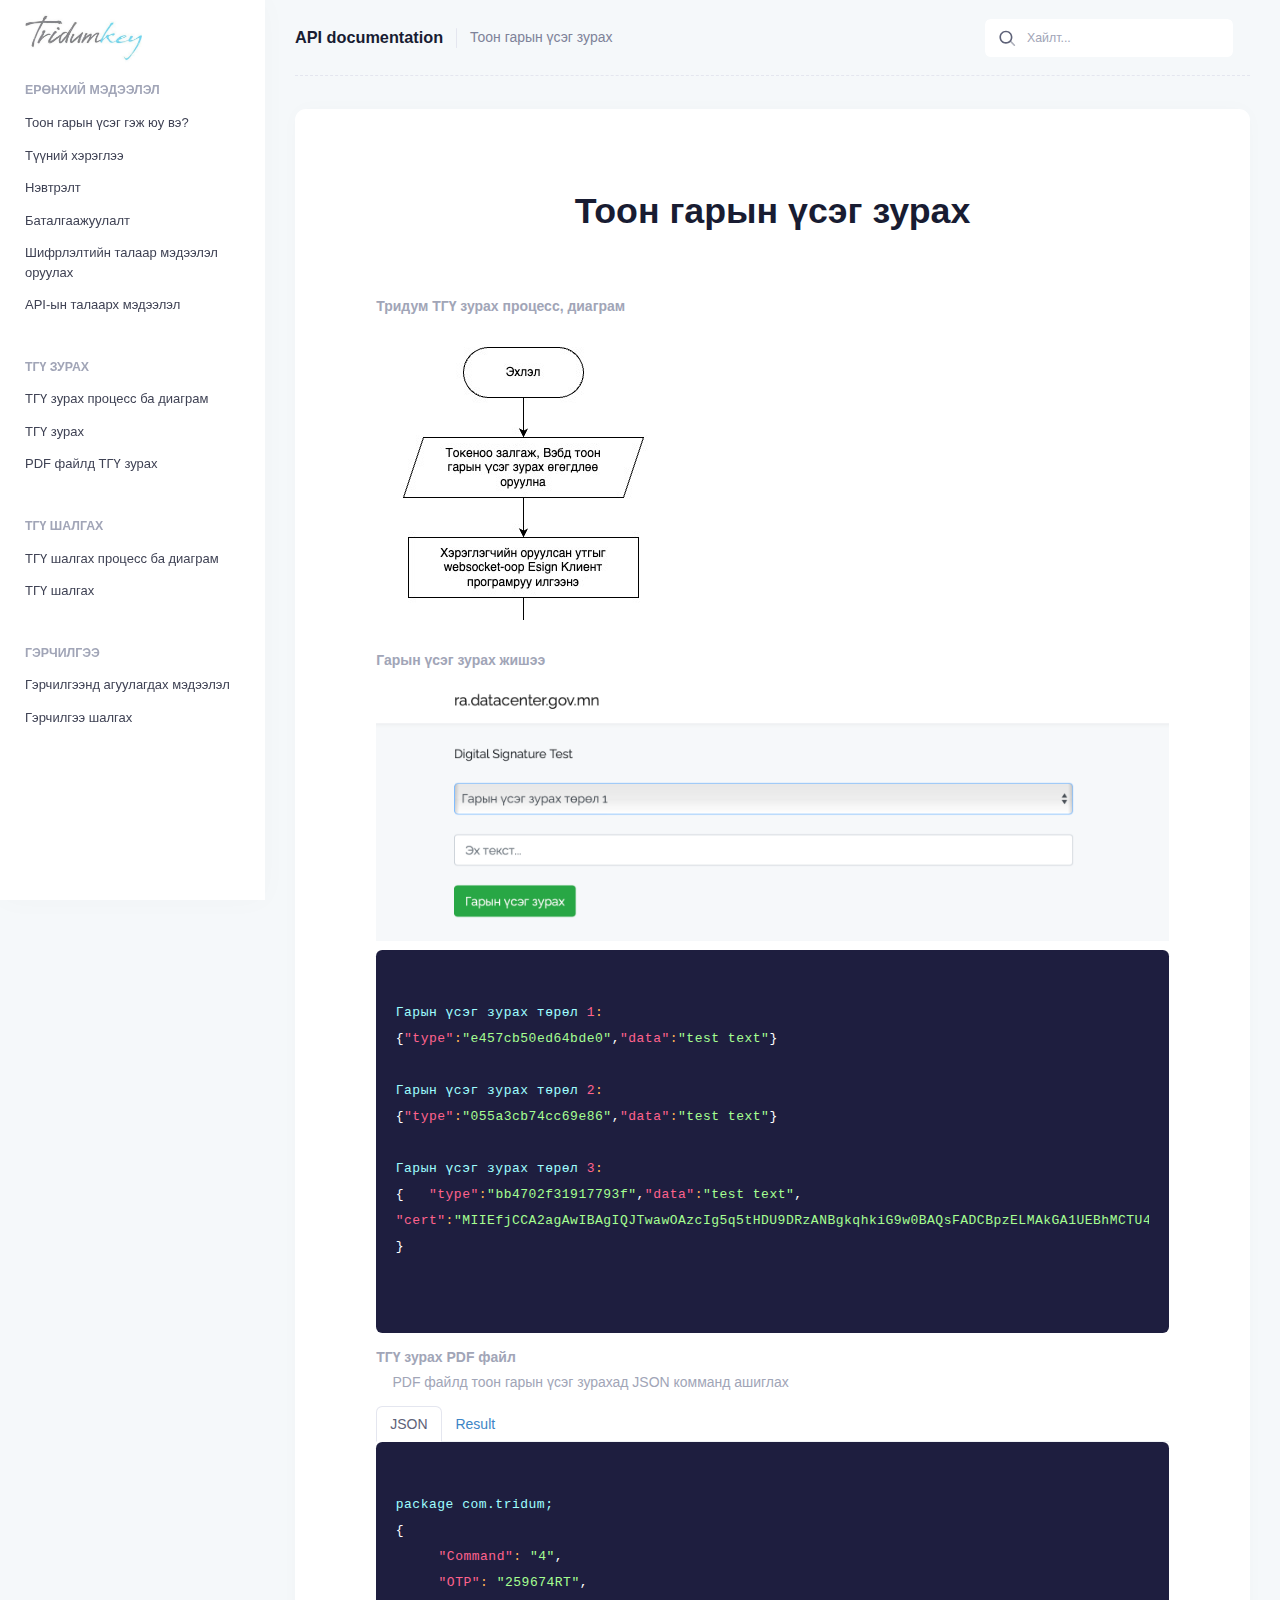
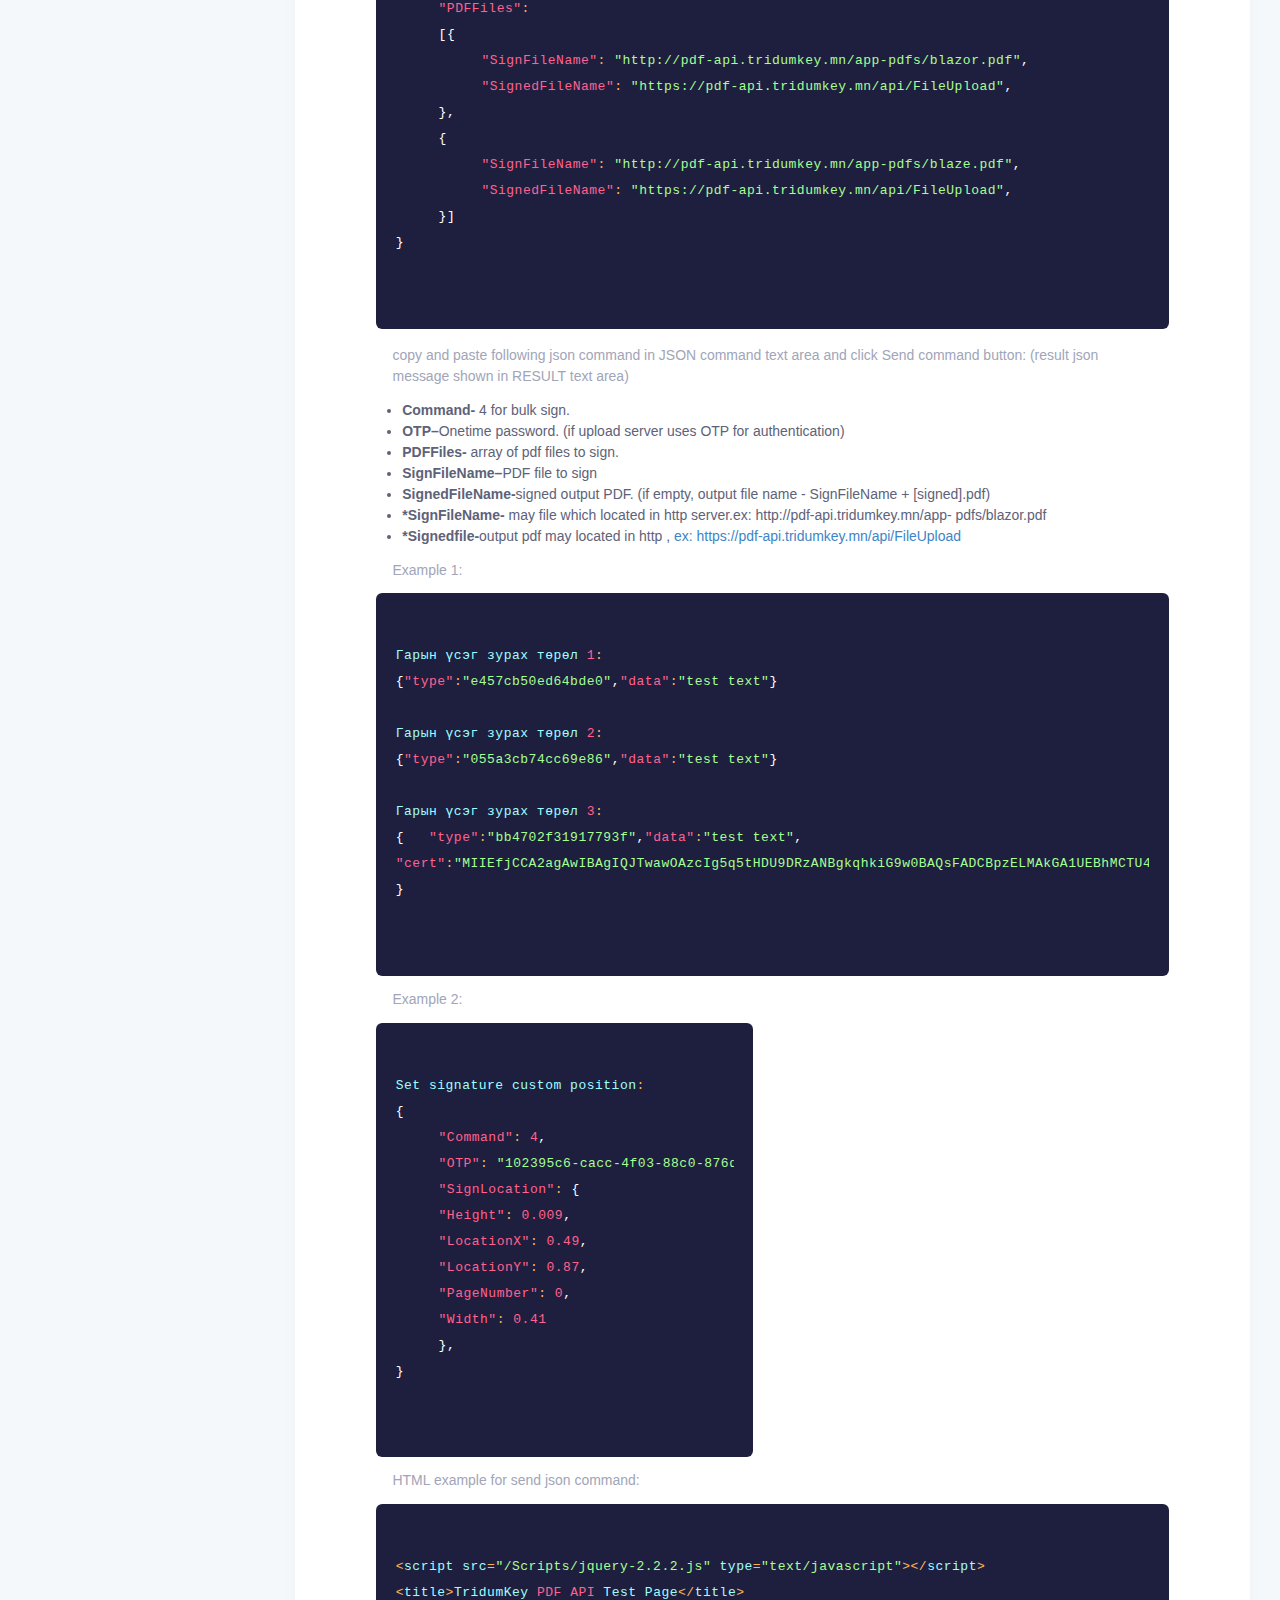
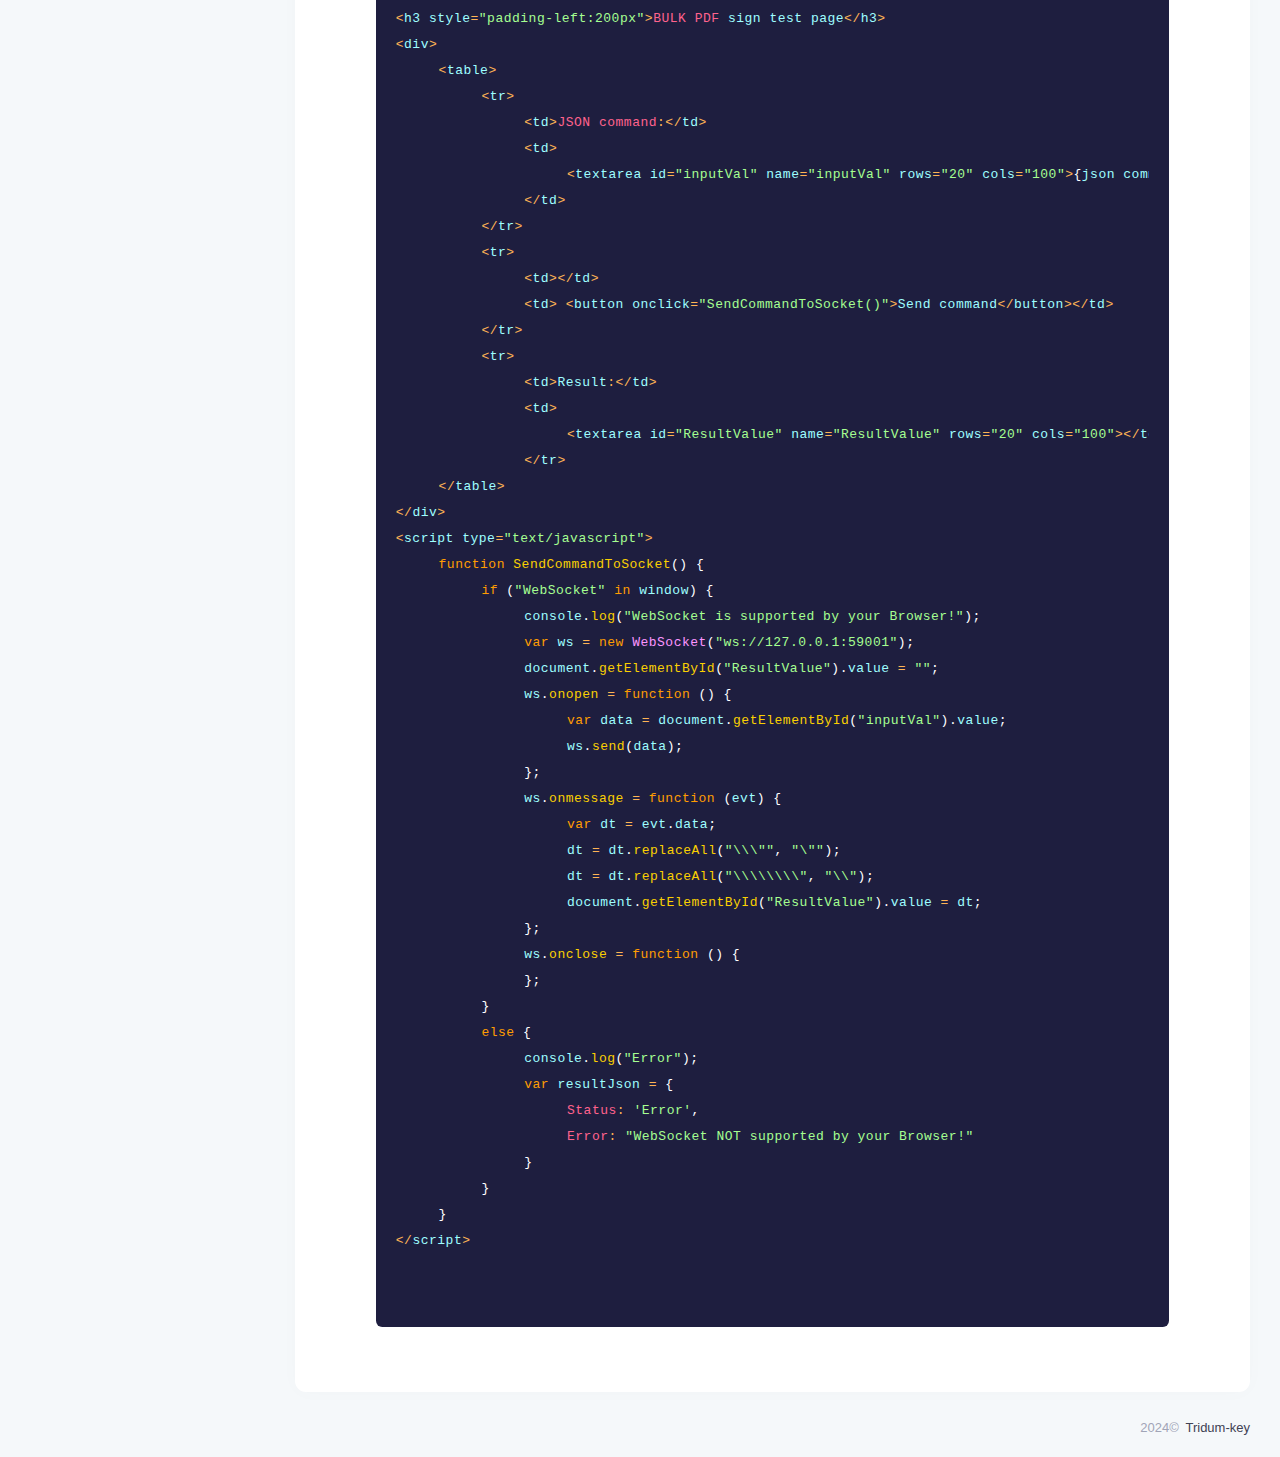
<file: signature_draw.html>
<!DOCTYPE html>
<html lang="en">
	<head><base href="../">
		<title>Tridum-Key Documentation</title>
		<meta name="description" content="Тридум кэе тоон гарын үсэг зурах, ашиглах, нэвтрүүлэх, гэрчилгээний талаарх API documentation" />
		<meta name="keywords" content="Tridum key, digital signature, Тоон гарын үсэг" />
		<meta name="viewport" content="width=device-width, initial-scale=1" />
		<meta charset="utf-8" />
		<meta property="og:title" content="Tridum-Key Documentation" />
		<meta property="og:url" content="https://tridumkey.mn/" />
		<meta property="og:site_name" content="Tridum-Key Documentation" />
		<link rel="shortcut icon" href="assets/media/logos/tkey.png" />
        <link rel="preconnect" href="https://fonts.googleapis.com">
        <link rel="preconnect" href="https://fonts.gstatic.com" crossorigin>
        <link href="https://fonts.googleapis.com/css2?family=Roboto:ital,wght@0,100;0,300;0,400;0,500;0,700;0,900;1,100;1,300;1,400;1,500;1,700;1,900&display=swap" rel="stylesheet">
		<link href="assets/plugins/custom/prismjs/prismjs.bundle.css" rel="stylesheet" type="text/css" />
		<link href="assets/plugins/global/plugins.bundle.css" rel="stylesheet" type="text/css" />
		<link href="assets/css/style.bundle.css" rel="stylesheet" type="text/css" />
		<style>
			#preview {
				position:absolute;
				border:1px solid #ccc;
				background:white;
				padding:5px;
				display: none;
				color:#fff
			}
		</style>
	</head>
	<body>
		<div class="d-flex flex-column flex-root">
			<div class="docs-page d-flex flex-row flex-column-fluid">
				<div id="kt_docs_aside" class="docs-aside" data-kt-drawer="true" data-kt-drawer-name="aside" data-kt-drawer-activate="{default: true, lg: false}" data-kt-drawer-overlay="true" data-kt-drawer-width="{default:'200px', '300px': '250px'}" data-kt-drawer-direction="start" data-kt-drawer-toggle="#kt_docs_aside_toggle">
					<div class="docs-aside-logo flex-column-auto h-75px" id="kt_docs_aside_logo">
						<a href="../dist/index.html">
							<img alt="Logo" src="assets/media/logos/tridumkey.jpeg" class="h-50px" />
						</a>
					</div>
					<div class="docs-aside-menu flex-column-fluid">
						<div class="hover-scroll-overlay-y mt-5 mb-5 mt-lg-0 mb-lg-5 pe-lg-n2 me-lg-2" id="kt_docs_aside_menu_wrapper" data-kt-scroll="true" data-kt-scroll-activate="{default: false, lg: true}" data-kt-scroll-height="auto" data-kt-scroll-dependencies="#kt_docs_aside_logo" data-kt-scroll-wrappers="#kt_docs_aside_menu" data-kt-scroll-offset="10px">
							<div class="menu menu-column menu-title-gray-800 menu-state-title-primary menu-state-icon-primary menu-state-bullet-primary menu-arrow-gray-500" id="#kt_docs_aside_menu" data-kt-menu="true">
								<div class="menu-item">
									<h4 class="menu-content text-muted mb-0 fs-7 text-uppercase">Ерөнхий мэдээлэл</h4>
								</div>
								<div class="menu-item">
									<a class="menu-link py-2" href="index.html#digital_signature">
										<span class="menu-title">Тоон гарын үсэг гэж юу вэ?</span>
									</a>
								</div>
								<div class="menu-item">
									<a class="menu-link py-2" href="index.html#use_signature">
										<span class="menu-title">Түүний хэрэглээ</span>
									</a>
								</div>
								<div class="menu-item">
									<a class="menu-link py-2" href="#">
										<span class="menu-title">Нэвтрэлт</span>
									</a>
								</div>
								<div class="menu-item">
									<a class="menu-link py-2" href="#">
										<span class="menu-title">Баталгаажуулалт</span>
									</a>
								</div>
								<div class="menu-item">
									<a class="menu-link py-2" href="#">
										<span class="menu-title">Шифрлэлтийн талаар мэдээлэл оруулах</span>
									</a>
								</div>
								<div class="menu-item">
									<a class="menu-link py-2" href="#" target="blank" data-kt-page="pro">
										<span class="menu-title">API-ын талаарх мэдээлэл</span>
									</a>
								</div>
								<div class="menu-item">
									<div class="h-30px"></div>
								</div>
								<div class="menu-item">
									<h4 class="menu-content text-muted mb-0 fs-7 text-uppercase">ТГҮ зурах</h4>
								</div>
								<div class="menu-item">
									<a class="menu-link py-2" href="signature_draw.html#diagram">
										<span class="menu-title">ТГҮ зурах процесс ба диаграм</span>
									</a>
								</div>
								<div class="menu-item">
									<a class="menu-link py-2" href="signature_draw.html#example_json">
										<span class="menu-title">ТГҮ зурах</span>
									</a>
								</div>
								<div class="menu-item">
									<a class="menu-link py-2" href="signature_draw.html#diagram">
										<span class="menu-title">PDF файлд ТГҮ зурах</span>
									</a>
								</div>
								
								<div class="menu-item">
									<div class="h-30px"></div>
								</div>
								<div class="menu-item">
									<h4 class="menu-content text-muted mb-0 fs-7 text-uppercase">ТГҮ шалгах</h4>
								</div>
								<div class="menu-item">
									<a class="menu-link py-2" href="signature_check.html#diagram">
										<span class="menu-title">ТГҮ шалгах процесс ба диаграм</span>
									</a>
								</div>
								<div class="menu-item">
									<a class="menu-link py-2" href="signature_check.html#diagram">
										<span class="menu-title">ТГҮ шалгах</span>
									</a>
								</div>
								
								<div class="menu-item">
									<div class="h-30px"></div>
								</div>
								<div class="menu-item">
									<h4 class="menu-content text-muted mb-0 fs-7 text-uppercase">Гэрчилгээ</h4>
								</div>
								<div class="menu-item">
									<a class="menu-link py-2" href="#">
										<span class="menu-title">Гэрчилгээнд агуулагдах мэдээлэл</span>
									</a>
								</div>
								<div class="menu-item">
									<a class="menu-link py-2" href="#">
										<span class="menu-title">Гэрчилгээ шалгах</span>
									</a>
								</div>
							</div>
						</div>
					</div>
				</div>
				<div class="docs-wrapper d-flex flex-column flex-row-fluid" id="kt_docs_wrapper">
					<div id="kt_docs_header" class="docs-header align-items-stretch mb-2 mb-lg-10">
						<div class="container">
							<div class="d-flex align-items-stretch justify-content-between py-3 h-75px">
								<div class="d-flex align-items-center d-lg-none me-3" title="Show aside menu">
									<div class="btn btn-icon btn-flex btn-active-color-primary" id="kt_docs_aside_toggle">
										<span class="svg-icon svg-icon-2tx mt-1">
											<svg xmlns="http://www.w3.org/2000/svg" width="24" height="24" viewBox="0 0 24 24" fill="none">
												<path d="M21 7H3C2.4 7 2 6.6 2 6V4C2 3.4 2.4 3 3 3H21C21.6 3 22 3.4 22 4V6C22 6.6 21.6 7 21 7Z" fill="black" />
												<path opacity="0.3" d="M21 14H3C2.4 14 2 13.6 2 13V11C2 10.4 2.4 10 3 10H21C21.6 10 22 10.4 22 11V13C22 13.6 21.6 14 21 14ZM22 20V18C22 17.4 21.6 17 21 17H3C2.4 17 2 17.4 2 18V20C2 20.6 2.4 21 3 21H21C21.6 21 22 20.6 22 20Z" fill="black" />
											</svg>
										</span>
									</div>
								</div>
								<div class="d-flex d-lg-none align-items-center flex-grow-1 flex-lg-grow-0 me-lg-15">
									<a href="index.html">
										<img alt="Logo" src="assets/media/logos/tridumkey.png" class="h-50px" />
									</a>
								</div>
								<div class="d-flex align-items-center justify-content-between flex-lg-grow-1">
									<div class="d-flex align-items-center" id="kt_docs_header_title">
										<div class="docs-page-title d-flex flex-column flex-lg-row align-items-lg-center py-5 mb-lg-0" data-kt-swapper="true" data-kt-swapper-mode="prepend" data-kt-swapper-parent="{default: '#kt_docs_content_container', 'lg': '#kt_docs_header_title'}">
											<h1 class="d-flex align-items-center text-dark my-1 fs-4">API documentation</h1>
											<span class="d-none d-lg-block bullet h-20px w-1px bg-secondary mx-4"></span>
											<ul class="breadcrumb breadcrumb-separatorless fw-bold fs-6 my-1">
												<li class="breadcrumb-item text-gray-600">Тоон гарын үсэг зурах</li>
											</ul>
										</div>
									</div>
									<div class="d-flex align-items-center">
										<div id="kt_docs_search" class="d-flex align-items-center w-125px w-md-175px w-lg-250px me-5" data-kt-search-keypress="true" data-kt-search-min-length="2" data-kt-search-enter="enter" data-kt-search-layout="menu" data-kt-menu-trigger="auto" data-kt-menu-permanent="true" data-kt-menu-placement="bottom-end">
											<form data-kt-search-element="form" class="w-100 position-relative" autocomplete="off">
												<input type="hidden" />
												<span class="svg-icon svg-icon-2 svg-icon-gray-700 position-absolute top-50 translate-middle-y ms-4">
													<svg xmlns="http://www.w3.org/2000/svg" width="24" height="24" viewBox="0 0 24 24" fill="none">
														<rect opacity="0.5" x="17.0365" y="15.1223" width="8.15546" height="2" rx="1" transform="rotate(45 17.0365 15.1223)" fill="black" />
														<path d="M11 19C6.55556 19 3 15.4444 3 11C3 6.55556 6.55556 3 11 3C15.4444 3 19 6.55556 19 11C19 15.4444 15.4444 19 11 19ZM11 5C7.53333 5 5 7.53333 5 11C5 14.4667 7.53333 17 11 17C14.4667 17 17 14.4667 17 11C17 7.53333 14.4667 5 11 5Z" fill="black" />
													</svg>
												</span>
												<input type="text" class="form-control form-control-solid h-40px bg-body ps-13 fs-7" name="search" value="" placeholder="Хайлт..." data-kt-search-element="input" />
												<span class="position-absolute top-50 end-0 translate-middle-y lh-0 d-none me-5" data-kt-search-element="spinner">
													<span class="spinner-border h-15px w-15px align-middle text-gray-400"></span>
												</span>
												<span class="btn btn-flush btn-active-color-primary position-absolute top-50 end-0 translate-middle-y lh-0 d-none me-4" data-kt-search-element="clear">
													<span class="svg-icon svg-icon-2 me-0">
														<svg xmlns="http://www.w3.org/2000/svg" width="24" height="24" viewBox="0 0 24 24" fill="none">
															<rect opacity="0.5" x="6" y="17.3137" width="16" height="2" rx="1" transform="rotate(-45 6 17.3137)" fill="black" />
															<rect x="7.41422" y="6" width="16" height="2" rx="1" transform="rotate(45 7.41422 6)" fill="black" />
														</svg>
													</span>
												</span>
											</form>
											<div data-kt-search-element="content" class="menu menu-sub menu-sub-dropdown w-300px w-md-350px py-7 ps-7 pe-5 overflow-hidden">
												<div data-kt-search-element="wrapper">
													<div data-kt-search-element="results" class="d-none">
														<div class="scroll-y mh-200px mh-lg-350px">
															<a href="index.html" data-kt-searchable="true" class="d-none d-flex flex-column text-dark text-hover-primary py-2">
																<span class="fw-bolder fs-5 mb-0">Ерөнхий мэдээлэл</span>
																<span class="fw-bold fs-base text-muted">Тоон гарын үсэг гэж юу вэ?</span>
															</a>
															<a href="index.html" data-kt-searchable="true" class="d-none d-flex flex-column text-dark text-hover-primary py-2">
																<span class="fw-bolder fs-5 mb-0">Ерөнхий мэдээлэл</span>
																<span class="fw-bold fs-base text-muted">Түүний хэрэглээ</span>
															</a>
															<a href="index.html" data-kt-searchable="true" class="d-none d-flex flex-column text-dark text-hover-primary py-2">
																<span class="fw-bolder fs-5 mb-0">Ерөнхий мэдээлэл</span>
																<span class="fw-bold fs-base text-muted">нэвтрэлт</span>
															</a>
                                                            <a href="../dist/documentation/getting-started/dark-mode.html" data-kt-searchable="true" class="d-none d-flex flex-column text-dark text-hover-primary py-2">
																<span class="fw-bolder fs-5 mb-0">Тоон гарын үсэг зурах</span>
																<span class="fw-bold fs-base text-muted">ТГҮ зурах &amp; ТГҮ зурах процесс ба диаграм</span>
															</a>
															<a href="../dist/documentation/forms/select2.html" data-kt-searchable="true" class="d-none d-flex flex-column text-dark text-hover-primary py-2">
																<span class="fw-bolder fs-5 mb-0">Тоон гарын үсэг шалгах</span>
																<span class="fw-bold fs-base text-muted">ТГҮ шалгах ТГҮ шалгах процесс ба диаграм</span>
															</a>
															<a href="../dist/documentation/forms/flatpickr.html" data-kt-searchable="true" class="d-none d-flex flex-column text-dark text-hover-primary py-2">
																<span class="fw-bolder fs-5 mb-0">Гэрчилгээ</span>
																<span class="fw-bold fs-base text-muted">Гэрчилгээ шалгах</span>
															</a>
														</div>
													</div>
													<div class="mb-0" data-kt-search-element="main">
														<div class="d-flex flex-stack fw-bold mb-2">
															<span class="text-muted fs-base me-2">Эрэлттэй:</span>
														</div>
														<div class="scroll-y mh-200px mh-lg-325px">
															<a href="../dist/documentation/getting-started/dark-mode.html" class="d-flex flex-column text-dark text-hover-primary py-2">
																<span class="fw-bolder fs-5 mb-0">Тоон гарын үсэг зурах</span>
																<span class="fw-bold fs-base text-muted">ТГҮ зурах &amp; ТГҮ зурах процесс ба диаграм</span>
															</a>
															<a href="../dist/documentation/forms/select2.html" class="d-flex flex-column text-dark text-hover-primary py-2">
																<span class="fw-bolder fs-5 mb-0">ТГҮ шалгах</span>
																<span class="fw-bold fs-base text-muted">ТГҮ шалгах ТГҮ шалгах процесс ба диаграм</span>
															</a>
															<a href="../dist/documentation/forms/flatpickr.html" class="d-flex flex-column text-dark text-hover-primary py-2">
																<span class="fw-bolder fs-5 mb-0">Гэрчилгээ</span>
																<span class="fw-bold fs-base text-muted">Гэрчилгээ шалгах</span>
															</a>
														</div>
													</div>
													<div data-kt-search-element="empty" class="text-center d-none">
														<div class="pt-10 pb-5">
															<span class="svg-icon svg-icon-4x opacity-50">
																<svg xmlns="http://www.w3.org/2000/svg" width="24" height="24" viewBox="0 0 24 24" fill="none">
																	<path opacity="0.3" d="M14 2H6C4.89543 2 4 2.89543 4 4V20C4 21.1046 4.89543 22 6 22H18C19.1046 22 20 21.1046 20 20V8L14 2Z" fill="black" />
																	<path d="M20 8L14 2V6C14 7.10457 14.8954 8 16 8H20Z" fill="black" />
																	<rect x="13.6993" y="13.6656" width="4.42828" height="1.73089" rx="0.865447" transform="rotate(45 13.6993 13.6656)" fill="black" />
																	<path d="M15 12C15 14.2 13.2 16 11 16C8.8 16 7 14.2 7 12C7 9.8 8.8 8 11 8C13.2 8 15 9.8 15 12ZM11 9.6C9.68 9.6 8.6 10.68 8.6 12C8.6 13.32 9.68 14.4 11 14.4C12.32 14.4 13.4 13.32 13.4 12C13.4 10.68 12.32 9.6 11 9.6Z" fill="black" />
																</svg>
															</span>
														</div>
														<div class="pb-15 fw-bold">
															<h3 class="text-gray-600 fs-5 mb-2">Үр дүн олдсонгүй</h3>
														</div>
													</div>
												</div>
											</div>
										</div>
									</div>
								</div>
							</div>
							<div class="border-gray-300 border-bottom border-bottom-dashed"></div>
						</div>
					</div>
					<div class="docs-content d-flex flex-column flex-column-fluid" id="kt_docs_content">
						<div class="container" id="kt_docs_content_container">
							<div class="card mb-2">
								<div class="card-body fs-6 py-15 px-10 py-lg-15 px-lg-15 text-gray-700">
									<div class="px-md-10 pt-md-10 pb-md-5">
										<div class="text-center mb-20">
											<h1 class="fs-2tx fw-bolder mb-8">Тоон гарын үсэг зурах</h1>
										</div>
										<div class="mt-5 mb-10">
											<h6 class="text-start title text-muted" id="diagram">Тридум ТГҮ зурах процесс, диаграм</h6>
											<div class="diagram d-flex justify-content-start mt-10">
												<a href="assets/media/imgs/drawprocess.jpg" class="preview" target="_blank">
													<img src="assets/media/imgs/drawprocesscropped.jpg" class="draw-process">
												</a>
											</div>
										</div>
										<div class="mt-5">
											<h6 class="text-start title text-muted" id="example_json">Гарын үсэг зурах жишээ</h6>
											<div class="rounded py-3">
												<img src="assets/media/imgs/draw-item1.png" alt="item1" class="w-100">
											</div>
											<div class="py-0">
												<div class="highlight">
													<button class="highlight-copy btn" data-bs-toggle="tooltip" title="Код хуулах">хуулах</button>
													<div class="highlight-code">
														<pre class="language-json">
															<code class="language-json">
Гарын үсэг зурах төрөл 1:
{"type":"e457cb50ed64bde0","data":"test text"}

Гарын үсэг зурах төрөл 2:
{"type":"055a3cb74cc69e86","data":"test text"}

Гарын үсэг зурах төрөл 3:
{   "type":"bb4702f31917793f","data":"test text", 
"cert":"[base64]/KvNy60+AM6y7AWFuPjvQ3QnrGRBkUrKxclpDMvRiF32pfe4iwIyl31as1gi98jjDAOKORRr9VCx71lJjwZ39ruR6RWnUuQrVZPXm+/FqrmsxpvDOg1QaT9dpaRuWN8m1COIgZ79c20imhMJ2n6D4afsJpmBssKgnIIqBV8UPgjiqZvNkgZpiWUCYtGKEVb60aArJwc1BtG/[base64]/nFv8rkIMRdROQoA4hgYNYijKxOO+aoToC3+9+Rasz7xMFPdQDnfcyN/f/9C1qFsfW2gZxQqkmA5idN7nAWImOITlQYMKPYDkKrITiILWr26u6hLDRonwPWOoJPEXYdxckvtHho86at33jksU/1gDQ0XQU8ou4FmCgjUch4sGX6WU8dpeW+y3BaWvHjRr8Atu6NJyhbLyZvWDJJutFaqv1IsgIt7WWZwc1D0XLRxnLzW3Y/KViIt8kfWyQOqG058d15kWoYXXdbPn1e4Tmh4="
}
															</code>
														</pre>
													</div>
												</div>
											</div>
										</div>
										<div class="mt-5">
											<h6 class="text-start title text-muted" id="example_json">ТГҮ зурах PDF файл</h6>
											<p class="text-muted mx-4 px-1">PDF файлд тоон гарын үсэг зурахад JSON комманд ашиглах</p>
											<div class="py-0">
												<div class="nav-tabs-top">
													<ul class="nav nav-tabs" id="myTabs" role="tablist">
														<li class="nav-item">
															<a class="nav-link active" id="json-tab" data-bs-toggle="tab" href="#json-content" role="tab" aria-controls="json-content" aria-selected="true">JSON</a>
														</li>
														<li class="nav-item">
															<a class="nav-link" id="json-result" data-bs-toggle="tab" href="#json-content-result" role="tab" aria-controls="json-content-result" aria-selected="false">Result</a>
														</li>
													</ul>
													<div class="tab-content">
														<div class="tab-pane fade show active" id="json-content" role="tabpanel" aria-labelledby="json-tab">
															<div class="highlight">
																<button class="highlight-copy btn" data-bs-toggle="tooltip" title="Код хуулах">Хуулах</button>
																<div class="highlight-code">
																	<pre class="language-json">
																		<code class="language-json">
package com.tridum;
{
	"Command": "4",
	"OTP": "259674RT", 
	"PDFFiles": 
	[{
		"SignFileName": "http://pdf-api.tridumkey.mn/app-pdfs/blazor.pdf",
		"SignedFileName": "https://pdf-api.tridumkey.mn/api/FileUpload",
	},
	{
		"SignFileName": "http://pdf-api.tridumkey.mn/app-pdfs/blaze.pdf",
		"SignedFileName": "https://pdf-api.tridumkey.mn/api/FileUpload",
	}]
}
																	</code>
																	</pre>
																</div>
															</div>
														</div>
														<!-- Example 2 Tab Pane -->
														<div class="tab-pane fade" id="json-content-result" role="tabpanel" aria-labelledby="json-result">
															<div class="highlight">
																<button class="highlight-copy btn" data-bs-toggle="tooltip" title="Код хуулах">Хуулах</button>
																<div class="highlight-code">
																	<pre class="language-json">
																		<code class="language-json">
{
	"Command": "4",
	"OTP": "259674RT",
	"PDFFiles":"[{
		"SignFileName" : "http://pdf-api.tridumkey.mn/app- pdfs/blazor.pdf", 
		"SignedFileName" : "https://pdf-api.tridumkey.mn/uploaded/blazor[signed].pdf", 
		"SignResult": 0, "ErrorMessage":""
	}, 
	{
		"SignFileName" : "http://pdf-api.tridumkey.mn/app-pdfs/blaze.pdf", 
		"SignedFileName" : "https://pdf-api.tridumkey.mn/uploaded/blaze[signed].pdf", 
		"SignResult":0,"ErrorMessage":""
	}]"
}
																	</code>
																	</pre>
																</div>
															</div>
														</div>
													</div>
												</div>
											</div>
										</div>
										<div class="mt-5">
											<p class="text-muted mx-4 px-1">copy and paste following json command in JSON command text area and click Send command
												button: (result json message shown in RESULT text area)</p>
											<ul class="mt-3">
												<li><strong>Command-</strong> 4 for bulk sign.</li>
												<li><strong>OTP–</strong>Onetime password. (if upload server uses OTP for authentication)</li>
												<li><strong>PDFFiles-</strong> array of pdf files to sign.</li>
												<li><strong>SignFileName–</strong>PDF file to sign</li>
												<li><strong>SignedFileName-</strong>signed output PDF. (if empty, output file name - SignFileName + [signed].pdf)</li>
												<li><strong>*SignFileName-</strong> may file which located in http server.ex: http://pdf-api.tridumkey.mn/app-
													pdfs/blazor.pdf</li>
												<li><strong>*Signedfile-</strong>output pdf may located in http , <a href="https://pdf-api.tridumkey.mn/api/FileUpload" target="_blank">ex: https://pdf-api.tridumkey.mn/api/FileUpload</a></li>
											</ul>
											<div class="mt-4 example">
												<p class="text-muted mx-4 px-1">Example 1:</p>
												<div class="py-0">
													<div class="highlight">
														<button class="highlight-copy btn" data-bs-toggle="tooltip" title="Код хуулах">хуулах</button>
														<div class="highlight-code">
															<pre class="language-json">
																<code class="language-json">
Гарын үсэг зурах төрөл 1:
{"type":"e457cb50ed64bde0","data":"test text"}

Гарын үсэг зурах төрөл 2:
{"type":"055a3cb74cc69e86","data":"test text"}

Гарын үсэг зурах төрөл 3:
{   "type":"bb4702f31917793f","data":"test text", 
"cert":"[base64]/KvNy60+AM6y7AWFuPjvQ3QnrGRBkUrKxclpDMvRiF32pfe4iwIyl31as1gi98jjDAOKORRr9VCx71lJjwZ39ruR6RWnUuQrVZPXm+/FqrmsxpvDOg1QaT9dpaRuWN8m1COIgZ79c20imhMJ2n6D4afsJpmBssKgnIIqBV8UPgjiqZvNkgZpiWUCYtGKEVb60aArJwc1BtG/[base64]/nFv8rkIMRdROQoA4hgYNYijKxOO+aoToC3+9+Rasz7xMFPdQDnfcyN/f/9C1qFsfW2gZxQqkmA5idN7nAWImOITlQYMKPYDkKrITiILWr26u6hLDRonwPWOoJPEXYdxckvtHho86at33jksU/1gDQ0XQU8ou4FmCgjUch4sGX6WU8dpeW+y3BaWvHjRr8Atu6NJyhbLyZvWDJJutFaqv1IsgIt7WWZwc1D0XLRxnLzW3Y/KViIt8kfWyQOqG058d15kWoYXXdbPn1e4Tmh4="
}
																</code>
															</pre>
														</div>
													</div>
												</div>
											</div>
											<div class="row w-100">
												<div class="col-lg-6 col-md-6">
													<div class="mt-4 example">
														<p class="text-muted mx-4 px-1">Example 2:</p>
														<div class="py-0">
															<div class="highlight">
																<button class="highlight-copy btn" data-bs-toggle="tooltip" title="Код хуулах">хуулах</button>
																<div class="highlight-code">
																	<pre class="language-json">
																		<code class="language-json">
Set signature custom position:
{
	"Command": 4,
	"OTP": "102395c6-cacc-4f03-88c0-876d23ab985b",
	"SignLocation": {
	"Height": 0.009,
	"LocationX": 0.49,
	"LocationY": 0.87,
	"PageNumber": 0,
	"Width": 0.41
	},
}
																		</code>
																	</pre>
																</div>
															</div>
														</div>
													</div>
												</div>
		
												<div class="col-lg-6 col-md-6 pt-4">
													<div class="mxgraph" style="max-width:100%;border:1px solid transparent;" data-mxgraph="{&quot;highlight&quot;:&quot;#0000ff&quot;,&quot;lightbox&quot;:false,&quot;nav&quot;:true,&quot;resize&quot;:true,&quot;toolbar&quot;:&quot;zoom layers tags&quot;,&quot;edit&quot;:&quot;_blank&quot;,&quot;xml&quot;:&quot;&lt;mxfile host=\&quot;app.diagrams.net\&quot; modified=\&quot;2024-02-01T10:37:22.527Z\&quot; agent=\&quot;Mozilla/5.0 (Macintosh; Intel Mac OS X 10_15_7) AppleWebKit/537.36 (KHTML, like Gecko) Chrome/121.0.0.0 Safari/537.36\&quot; etag=\&quot;P0Eg5e2k9jC3eFvNctLV\&quot; version=\&quot;23.0.2\&quot; type=\&quot;google\&quot;&gt;\n  &lt;diagram name=\&quot;Page-1\&quot; id=\&quot;A_QQftkWu0dQ1kER9K1k\&quot;&gt;\n    &lt;mxGraphModel dx=\&quot;1370\&quot; dy=\&quot;744\&quot; grid=\&quot;1\&quot; gridSize=\&quot;11\&quot; guides=\&quot;1\&quot; tooltips=\&quot;1\&quot; connect=\&quot;1\&quot; arrows=\&quot;1\&quot; fold=\&quot;1\&quot; page=\&quot;1\&quot; pageScale=\&quot;1\&quot; pageWidth=\&quot;850\&quot; pageHeight=\&quot;1400\&quot; math=\&quot;0\&quot; shadow=\&quot;0\&quot;&gt;\n      &lt;root&gt;\n        &lt;mxCell id=\&quot;0\&quot; /&gt;\n        &lt;mxCell id=\&quot;1\&quot; parent=\&quot;0\&quot; /&gt;\n        &lt;mxCell id=\&quot;TX3r6icuznlEZWa-yjbS-1\&quot; value=\&quot;LocationX, LocationY: Values in percent from origin\&quot; style=\&quot;text;html=1;align=center;verticalAlign=middle;resizable=0;points=[];autosize=1;strokeColor=none;fillColor=none;\&quot; vertex=\&quot;1\&quot; parent=\&quot;1\&quot;&gt;\n          &lt;mxGeometry x=\&quot;165\&quot; y=\&quot;198\&quot; width=\&quot;290\&quot; height=\&quot;30\&quot; as=\&quot;geometry\&quot; /&gt;\n        &lt;/mxCell&gt;\n        &lt;mxCell id=\&quot;TX3r6icuznlEZWa-yjbS-2\&quot; value=\&quot;\&quot; style=\&quot;endArrow=none;html=1;rounded=0;strokeWidth=2;\&quot; edge=\&quot;1\&quot; parent=\&quot;1\&quot;&gt;\n          &lt;mxGeometry width=\&quot;50\&quot; height=\&quot;50\&quot; relative=\&quot;1\&quot; as=\&quot;geometry\&quot;&gt;\n            &lt;mxPoint x=\&quot;175\&quot; y=\&quot;228\&quot; as=\&quot;sourcePoint\&quot; /&gt;\n            &lt;mxPoint x=\&quot;455\&quot; y=\&quot;228\&quot; as=\&quot;targetPoint\&quot; /&gt;\n          &lt;/mxGeometry&gt;\n        &lt;/mxCell&gt;\n        &lt;mxCell id=\&quot;TX3r6icuznlEZWa-yjbS-3\&quot; value=\&quot;\&quot; style=\&quot;endArrow=classic;html=1;rounded=0;\&quot; edge=\&quot;1\&quot; parent=\&quot;1\&quot;&gt;\n          &lt;mxGeometry width=\&quot;50\&quot; height=\&quot;50\&quot; relative=\&quot;1\&quot; as=\&quot;geometry\&quot;&gt;\n            &lt;mxPoint x=\&quot;198\&quot; y=\&quot;495\&quot; as=\&quot;sourcePoint\&quot; /&gt;\n            &lt;mxPoint x=\&quot;198\&quot; y=\&quot;264\&quot; as=\&quot;targetPoint\&quot; /&gt;\n          &lt;/mxGeometry&gt;\n        &lt;/mxCell&gt;\n        &lt;mxCell id=\&quot;TX3r6icuznlEZWa-yjbS-4\&quot; value=\&quot;\&quot; style=\&quot;endArrow=classic;html=1;rounded=0;\&quot; edge=\&quot;1\&quot; parent=\&quot;1\&quot;&gt;\n          &lt;mxGeometry width=\&quot;50\&quot; height=\&quot;50\&quot; relative=\&quot;1\&quot; as=\&quot;geometry\&quot;&gt;\n            &lt;mxPoint x=\&quot;185\&quot; y=\&quot;484\&quot; as=\&quot;sourcePoint\&quot; /&gt;\n            &lt;mxPoint x=\&quot;396\&quot; y=\&quot;484\&quot; as=\&quot;targetPoint\&quot; /&gt;\n          &lt;/mxGeometry&gt;\n        &lt;/mxCell&gt;\n        &lt;mxCell id=\&quot;TX3r6icuznlEZWa-yjbS-5\&quot; value=\&quot;PAGE\&quot; style=\&quot;rounded=0;whiteSpace=wrap;html=1;\&quot; vertex=\&quot;1\&quot; parent=\&quot;1\&quot;&gt;\n          &lt;mxGeometry x=\&quot;220\&quot; y=\&quot;286\&quot; width=\&quot;132\&quot; height=\&quot;176\&quot; as=\&quot;geometry\&quot; /&gt;\n        &lt;/mxCell&gt;\n        &lt;mxCell id=\&quot;TX3r6icuznlEZWa-yjbS-6\&quot; value=\&quot;Y\&quot; style=\&quot;text;html=1;align=center;verticalAlign=middle;resizable=0;points=[];autosize=1;strokeColor=none;fillColor=none;\&quot; vertex=\&quot;1\&quot; parent=\&quot;1\&quot;&gt;\n          &lt;mxGeometry x=\&quot;165\&quot; y=\&quot;253\&quot; width=\&quot;33\&quot; height=\&quot;33\&quot; as=\&quot;geometry\&quot; /&gt;\n        &lt;/mxCell&gt;\n        &lt;mxCell id=\&quot;TX3r6icuznlEZWa-yjbS-7\&quot; value=\&quot;X\&quot; style=\&quot;text;html=1;align=center;verticalAlign=middle;resizable=0;points=[];autosize=1;strokeColor=none;fillColor=none;\&quot; vertex=\&quot;1\&quot; parent=\&quot;1\&quot;&gt;\n          &lt;mxGeometry x=\&quot;392\&quot; y=\&quot;462\&quot; width=\&quot;33\&quot; height=\&quot;33\&quot; as=\&quot;geometry\&quot; /&gt;\n        &lt;/mxCell&gt;\n        &lt;mxCell id=\&quot;TX3r6icuznlEZWa-yjbS-8\&quot; value=\&quot;(0,0)\&quot; style=\&quot;text;html=1;align=center;verticalAlign=middle;resizable=0;points=[];autosize=1;strokeColor=none;fillColor=none;\&quot; vertex=\&quot;1\&quot; parent=\&quot;1\&quot;&gt;\n          &lt;mxGeometry x=\&quot;143\&quot; y=\&quot;451\&quot; width=\&quot;55\&quot; height=\&quot;33\&quot; as=\&quot;geometry\&quot; /&gt;\n        &lt;/mxCell&gt;\n      &lt;/root&gt;\n    &lt;/mxGraphModel&gt;\n  &lt;/diagram&gt;\n&lt;/mxfile&gt;\n&quot;}"></div>
													<script type="text/javascript" src="https://viewer.diagrams.net/js/viewer-static.min.js"></script>
												</div>
											</div>
											<div class="mt-4 example">
												<p class="text-muted mx-4 px-1">HTML example for send json command:</p>
												<div class="py-0">
													<div class="highlight">
														<button class="highlight-copy btn" data-bs-toggle="tooltip" title="Код хуулах">хуулах</button>
														<div class="highlight-code">
															<pre class="language-javascript">
																<code class="language-javascript">
&lt;script src="/Scripts/jquery-2.2.2.js" type="text/javascript"&gt;&lt;/script&gt;
&lt;title&gt;TridumKey PDF API Test Page&lt;/title&gt;
&lt;h3 style="padding-left:200px"&gt;BULK PDF sign test page&lt;/h3&gt;
&lt;div&gt;
	&lt;table&gt;
		&lt;tr&gt;
			&lt;td&gt;JSON command:&lt;/td&gt;
			&lt;td&gt;
				&lt;textarea id="inputVal" name="inputVal" rows="20" cols="100"&gt;{json command}&lt;/textarea&gt;
			&lt;/td&gt;
		&lt;/tr&gt;
		&lt;tr&gt;
			&lt;td&gt;&lt;/td&gt;
			&lt;td&gt; &lt;button onclick="SendCommandToSocket()"&gt;Send command&lt;/button&gt;&lt;/td&gt;
		&lt;/tr&gt;
		&lt;tr&gt;
			&lt;td&gt;Result:&lt;/td&gt;
			&lt;td&gt;
				&lt;textarea id="ResultValue" name="ResultValue" rows="20" cols="100"&gt;&lt;/textarea&gt;&lt;/td&gt;
			&lt;/tr&gt;
	&lt;/table&gt;
&lt;/div&gt;
&lt;script type="text/javascript"&gt;
	function SendCommandToSocket() {
		if ("WebSocket" in window) {
			console.log("WebSocket is supported by your Browser!");
			var ws = new WebSocket("ws://127.0.0.1:59001");
			document.getElementById("ResultValue").value = "";
			ws.onopen = function () {
				var data = document.getElementById("inputVal").value;
				ws.send(data);
			};
			ws.onmessage = function (evt) {
				var dt = evt.data;
				dt = dt.replaceAll("\\\"", "\"");
				dt = dt.replaceAll("\\\\\\\\", "\\");
				document.getElementById("ResultValue").value = dt;
			};
			ws.onclose = function () {
			};
		}
		else {
			console.log("Error");
			var resultJson = {
				Status: 'Error',
				Error: "WebSocket NOT supported by your Browser!"
			}
		}
	}
&lt;/script&gt;
																</code>
															</pre>
														</div>
													</div>
												</div>
											</div>
										</div>									
									</div>
								</div>
							</div>
						</div>
					</div>
					<div class="py-4 d-flex flex-lg-column py-6" id="kt_footer">
						<div class="container d-flex flex-column flex-md-row align-items-center justify-content-end">
							<div class="text-dark order-2 order-md-1">
								<span class="text-muted fw-bold me-1">2024©</span>
								<a href="https://tridumkey.mn/" target="_blank" class="text-gray-800 text-hover-primary">Tridum-key</a>
							</div>
						</div>
					</div>
				</div>
			</div>
		</div>
		<div id="kt_scrolltop" class="scrolltop" data-kt-scrolltop="true">
			<span class="svg-icon">
				<svg xmlns="http://www.w3.org/2000/svg" width="24" height="24" viewBox="0 0 24 24" fill="none">
					<rect opacity="0.5" x="13" y="6" width="13" height="2" rx="1" transform="rotate(90 13 6)" fill="black" />
					<path d="M12.5657 8.56569L16.75 12.75C17.1642 13.1642 17.8358 13.1642 18.25 12.75C18.6642 12.3358 18.6642 11.6642 18.25 11.25L12.7071 5.70711C12.3166 5.31658 11.6834 5.31658 11.2929 5.70711L5.75 11.25C5.33579 11.6642 5.33579 12.3358 5.75 12.75C6.16421 13.1642 6.83579 13.1642 7.25 12.75L11.4343 8.56569C11.7467 8.25327 12.2533 8.25327 12.5657 8.56569Z" fill="black" />
				</svg>
			</span>
		</div>
		<script>var hostUrl = "assets/";</script>
		<script src="assets/plugins/global/plugins.bundle.js"></script>
		<script src="assets/js/scripts.bundle.js"></script>
		<script src="assets/plugins/custom/prismjs/prismjs.bundle.js"></script>
		<script src="assets/js/custom/documentation/documentation.js"></script>
		<script src="assets/js/custom/documentation/search.js"></script>
		<script src="assets/plugins/custom/jQuery-image-hover/imagepreview.js"></script>
		<script src="assets/plugins/custom/jQuery-image-hover/imagepreview.min.js"></script>
		<script>
			$('.preview').anarchytip();
		</script>
	</body>
</html>
</file>
<file: assets/plugins/custom/prismjs/prismjs.bundle.css>
/**
 * Shades of Purple Theme for Prism.js
 *
 * @author Ahmad Awais <https://twitter.com/MrAhmadAwais/>
 * @support Follow/tweet at https://twitter.com/MrAhmadAwais/
 */
code[class*=language-],
pre[class*=language-] {
  color: #9efeff;
  direction: ltr;
  text-align: left;
  white-space: pre;
  word-spacing: normal;
  word-break: normal;
  -moz-tab-size: 4;
  -o-tab-size: 4;
  tab-size: 4;
  -webkit-hyphens: none;
  -moz-hyphens: none;
  -ms-hyphens: none;
  hyphens: none;
  font-family: "Operator Mono", "Fira Code", Consolas, Monaco, "Andale Mono", "Ubuntu Mono", monospace;
  font-weight: 400;
  font-size: 17px;
  line-height: 25px;
  letter-spacing: 0.5px;
  text-shadow: 0 1px #222245;
}

pre[class*=language-]::-moz-selection,
pre[class*=language-] ::-moz-selection,
code[class*=language-]::-moz-selection,
code[class*=language-] ::-moz-selection,
pre[class*=language-]::selection,
pre[class*=language-] ::selection,
code[class*=language-]::selection,
code[class*=language-] ::selection {
  color: inherit;
  background: #a599e9;
}

/* Code blocks. */
pre[class*=language-] {
  padding: 2em;
  margin: 0.5em 0;
  overflow: auto;
}

:not(pre) > code[class*=language-],
pre[class*=language-] {
  background: #1e1e3f;
}

/* Inline code */
:not(pre) > code[class*=language-] {
  padding: 0.1em;
  border-radius: 0.3em;
}

.token {
  font-weight: 400;
}

.token.comment,
.token.prolog,
.token.cdata {
  color: #b362ff;
}

.token.delimiter,
.token.keyword,
.token.selector,
.token.important,
.token.atrule {
  color: #ff9d00;
}

.token.operator,
.token.attr-name {
  color: #ffb454;
}

.token.punctuation {
  color: #ffffff;
}

.token.boolean {
  color: #ff628c;
}

.token.tag,
.token.tag .punctuation,
.token.doctype,
.token.builtin {
  color: #ff9d00;
}

.token.entity,
.token.symbol {
  color: #6897bb;
}

.token.number {
  color: #ff628c;
}

.token.property,
.token.constant,
.token.variable {
  color: #ff628c;
}

.token.string,
.token.char {
  color: #a5ff90;
}

.token.attr-value,
.token.attr-value .punctuation {
  color: #a5c261;
}

.token.attr-value .punctuation:first-child {
  color: #a9b7c6;
}

.token.url {
  color: #287bde;
  text-decoration: underline;
}

.token.function {
  color: #fad000;
}

.token.regex {
  background: #364135;
}

.token.bold {
  font-weight: bold;
}

.token.italic {
  font-style: italic;
}

.token.inserted {
  background: #00ff00;
}

.token.deleted {
  background: #ff000d;
}

code.language-css .token.property,
code.language-css .token.property + .token.punctuation {
  color: #a9b7c6;
}

code.language-css .token.id {
  color: #ffc66d;
}

code.language-css .token.selector > .token.class,
code.language-css .token.selector > .token.attribute,
code.language-css .token.selector > .token.pseudo-class,
code.language-css .token.selector > .token.pseudo-element {
  color: #ffc66d;
}

.token.class-name {
  color: #fb94ff;
}

.token.operator,
.token.entity,
.token.url,
.language-css .token.string,
.style .token.string {
  background: none;
}

pre .line-highlight,
pre .line-highlight.line-highlight,
pre > code.line-highlight {
  margin-top: 36px;
  background: linear-gradient(to right, rgba(179, 98, 255, 0.17), transparent);
}

pre .line-highlight:before,
pre > code.line-highlight:before,
pre .line-highlight[data-end]:after,
pre > code.line-highlight[data-end]:after {
  content: "";
}
</file>
